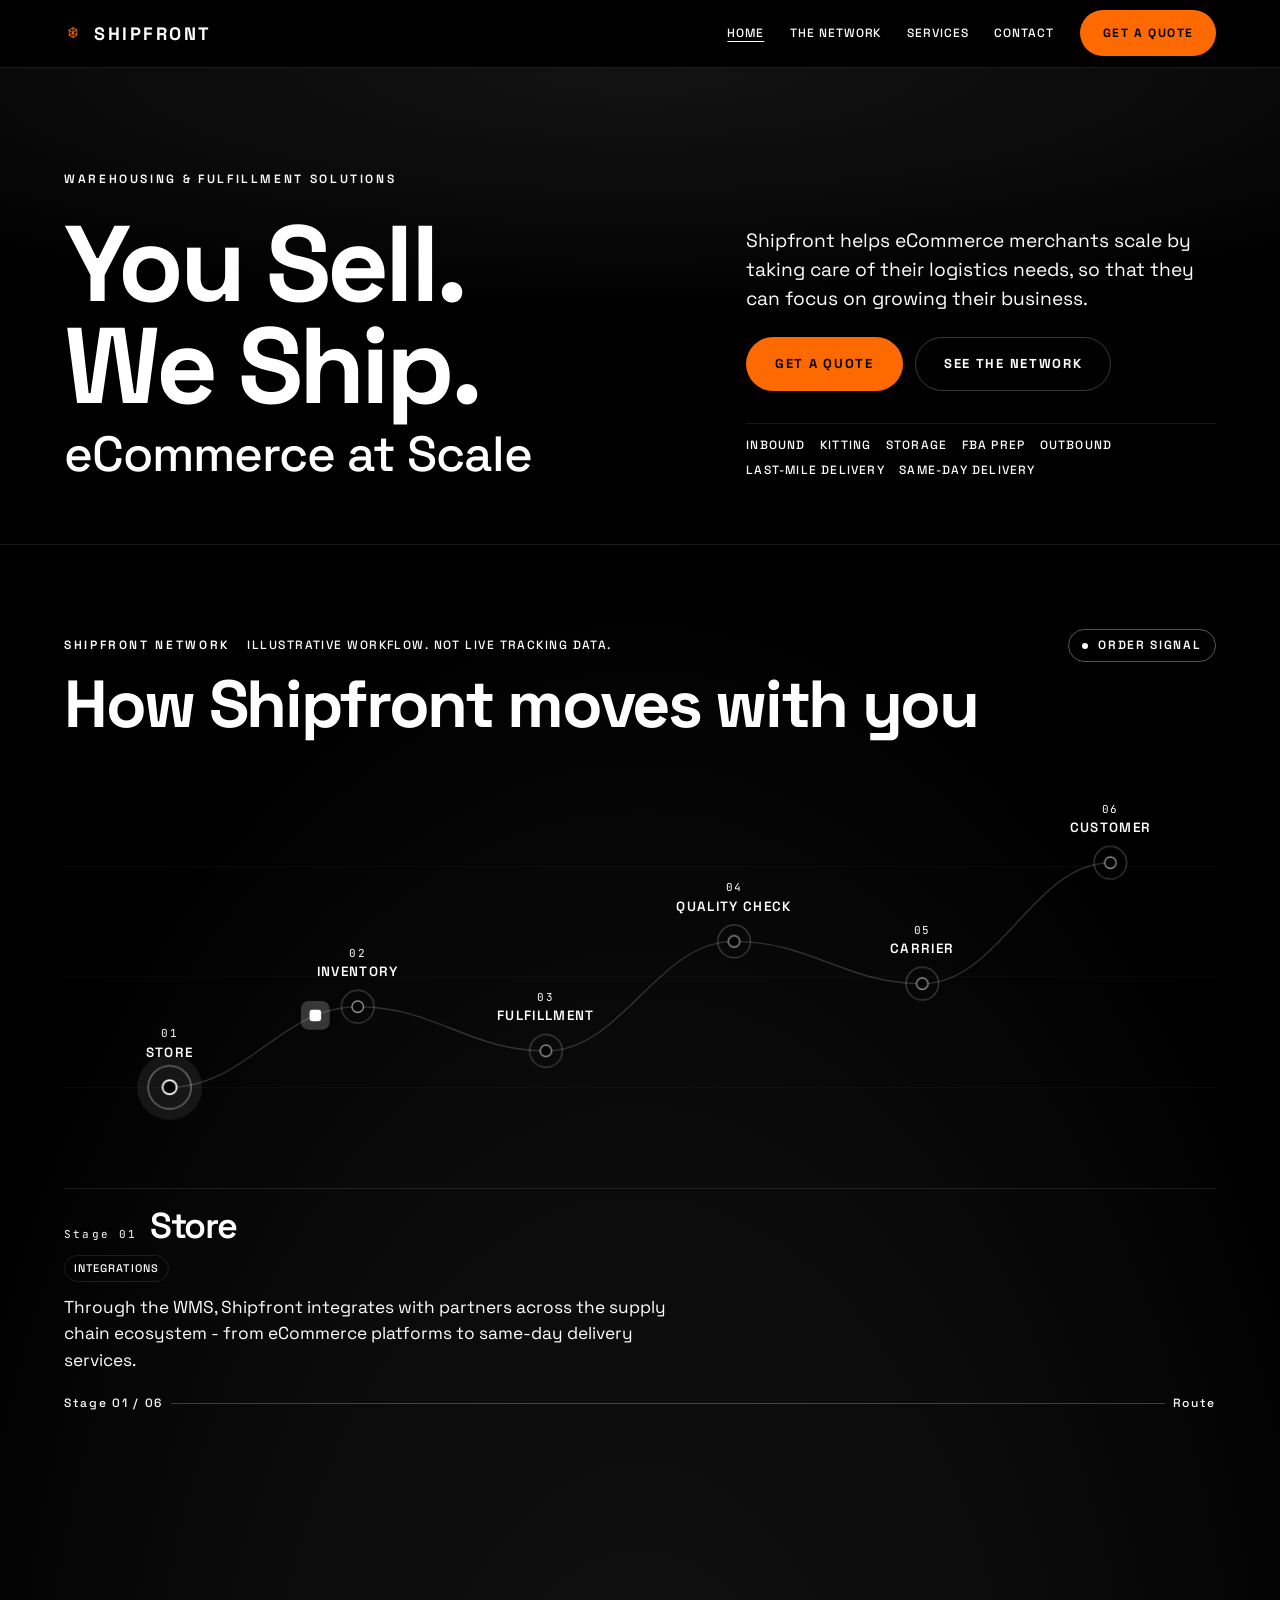
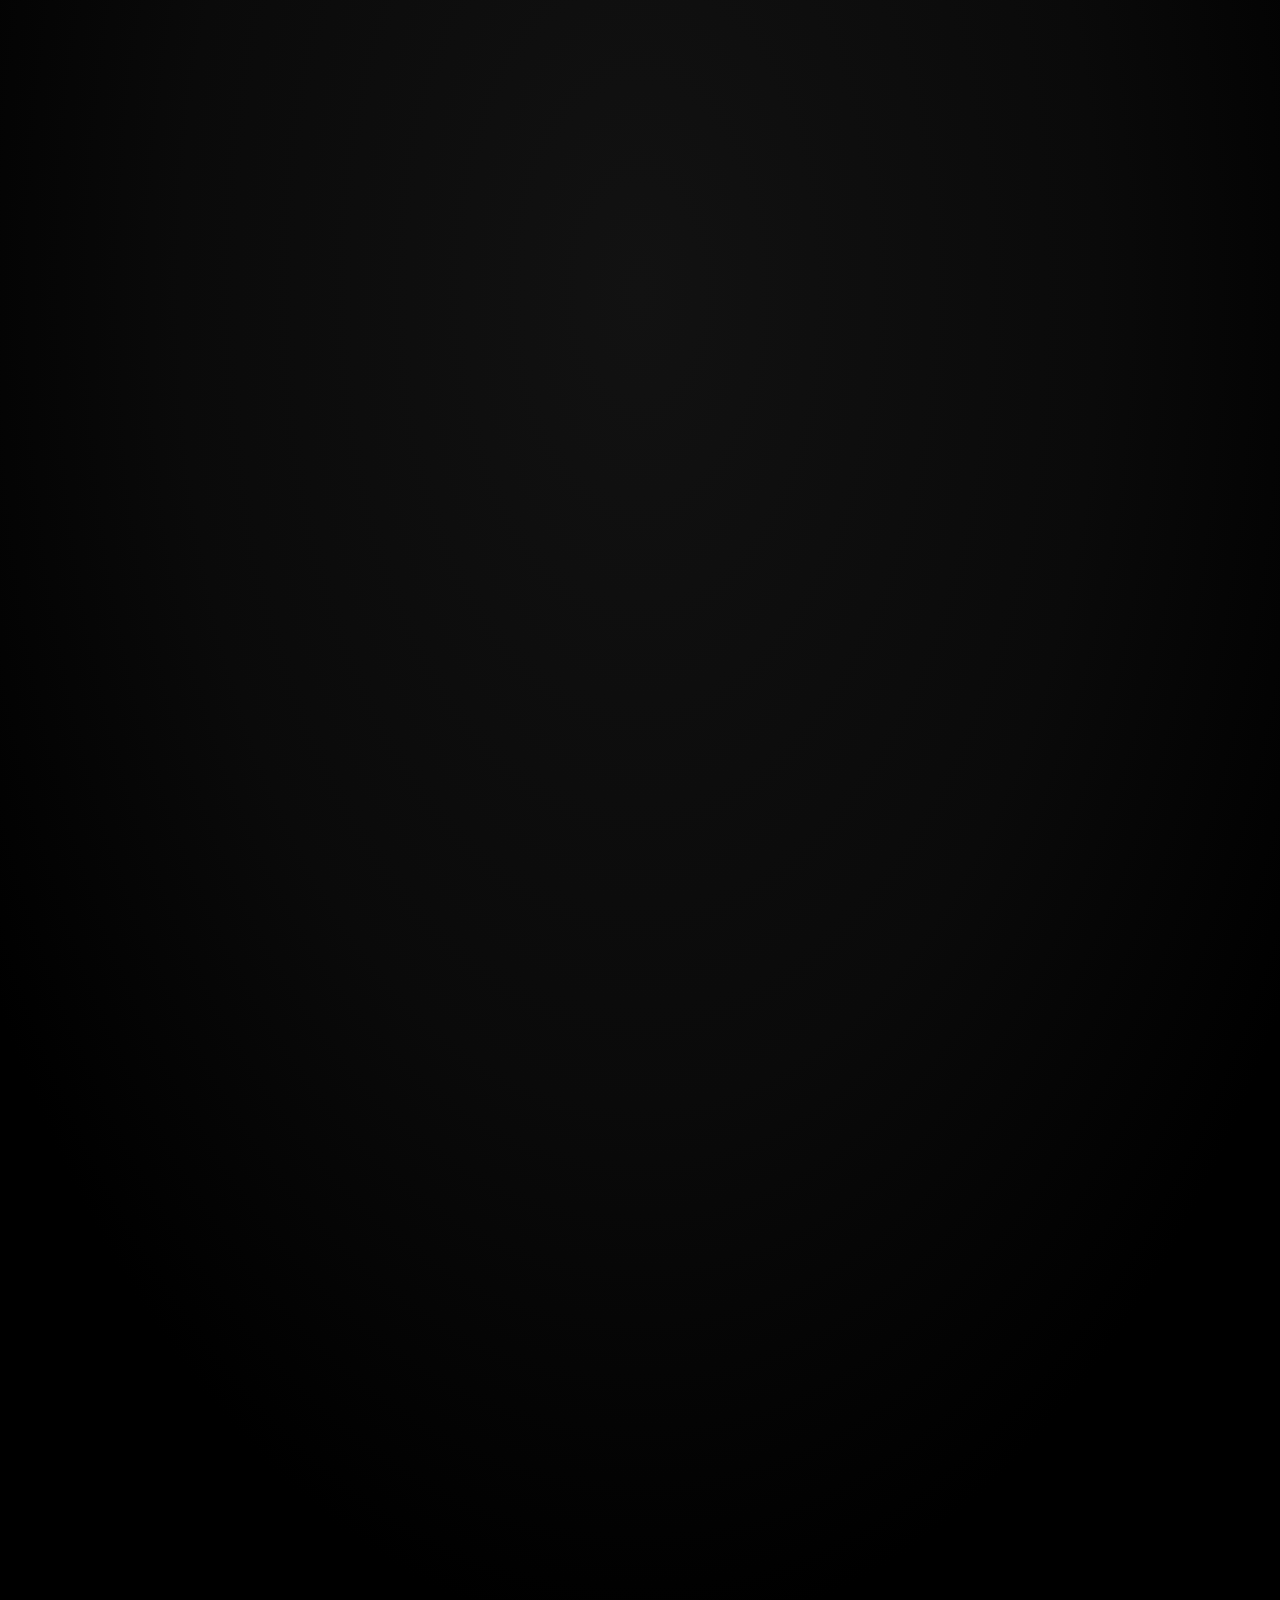
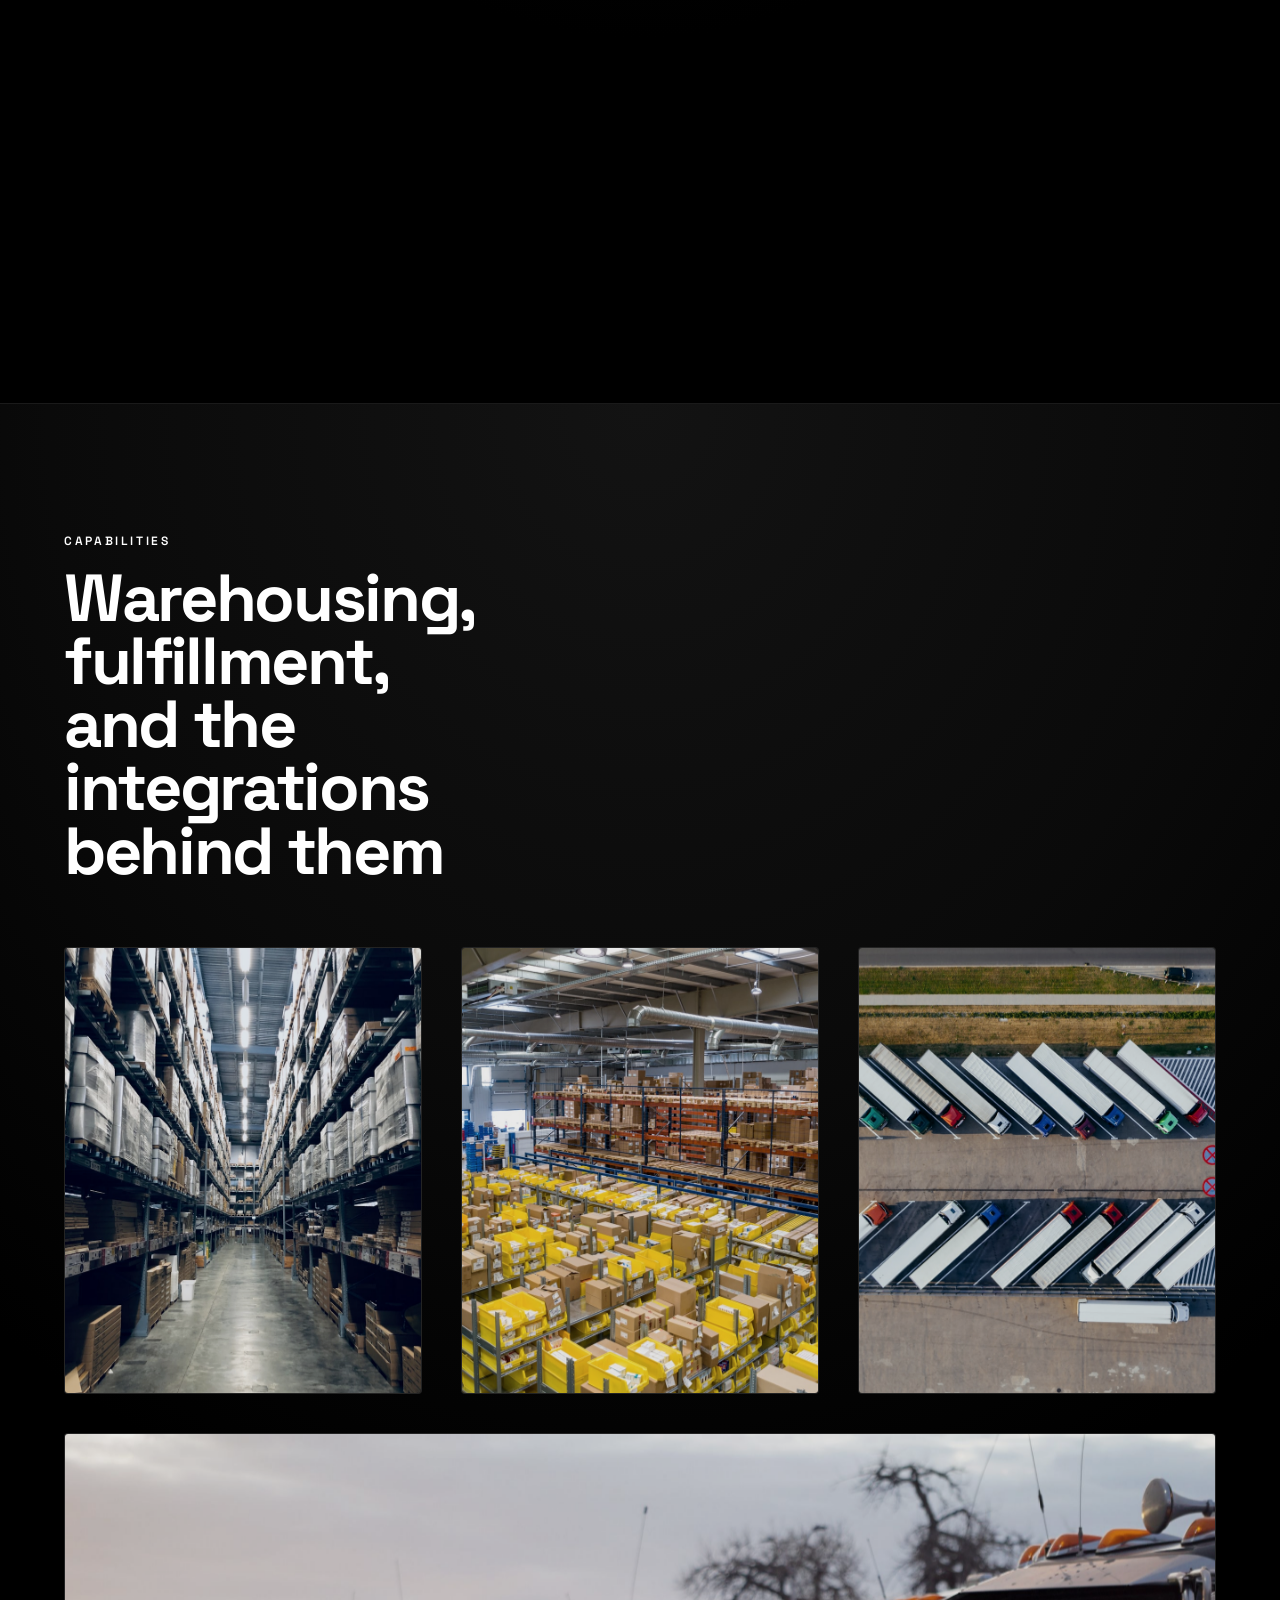
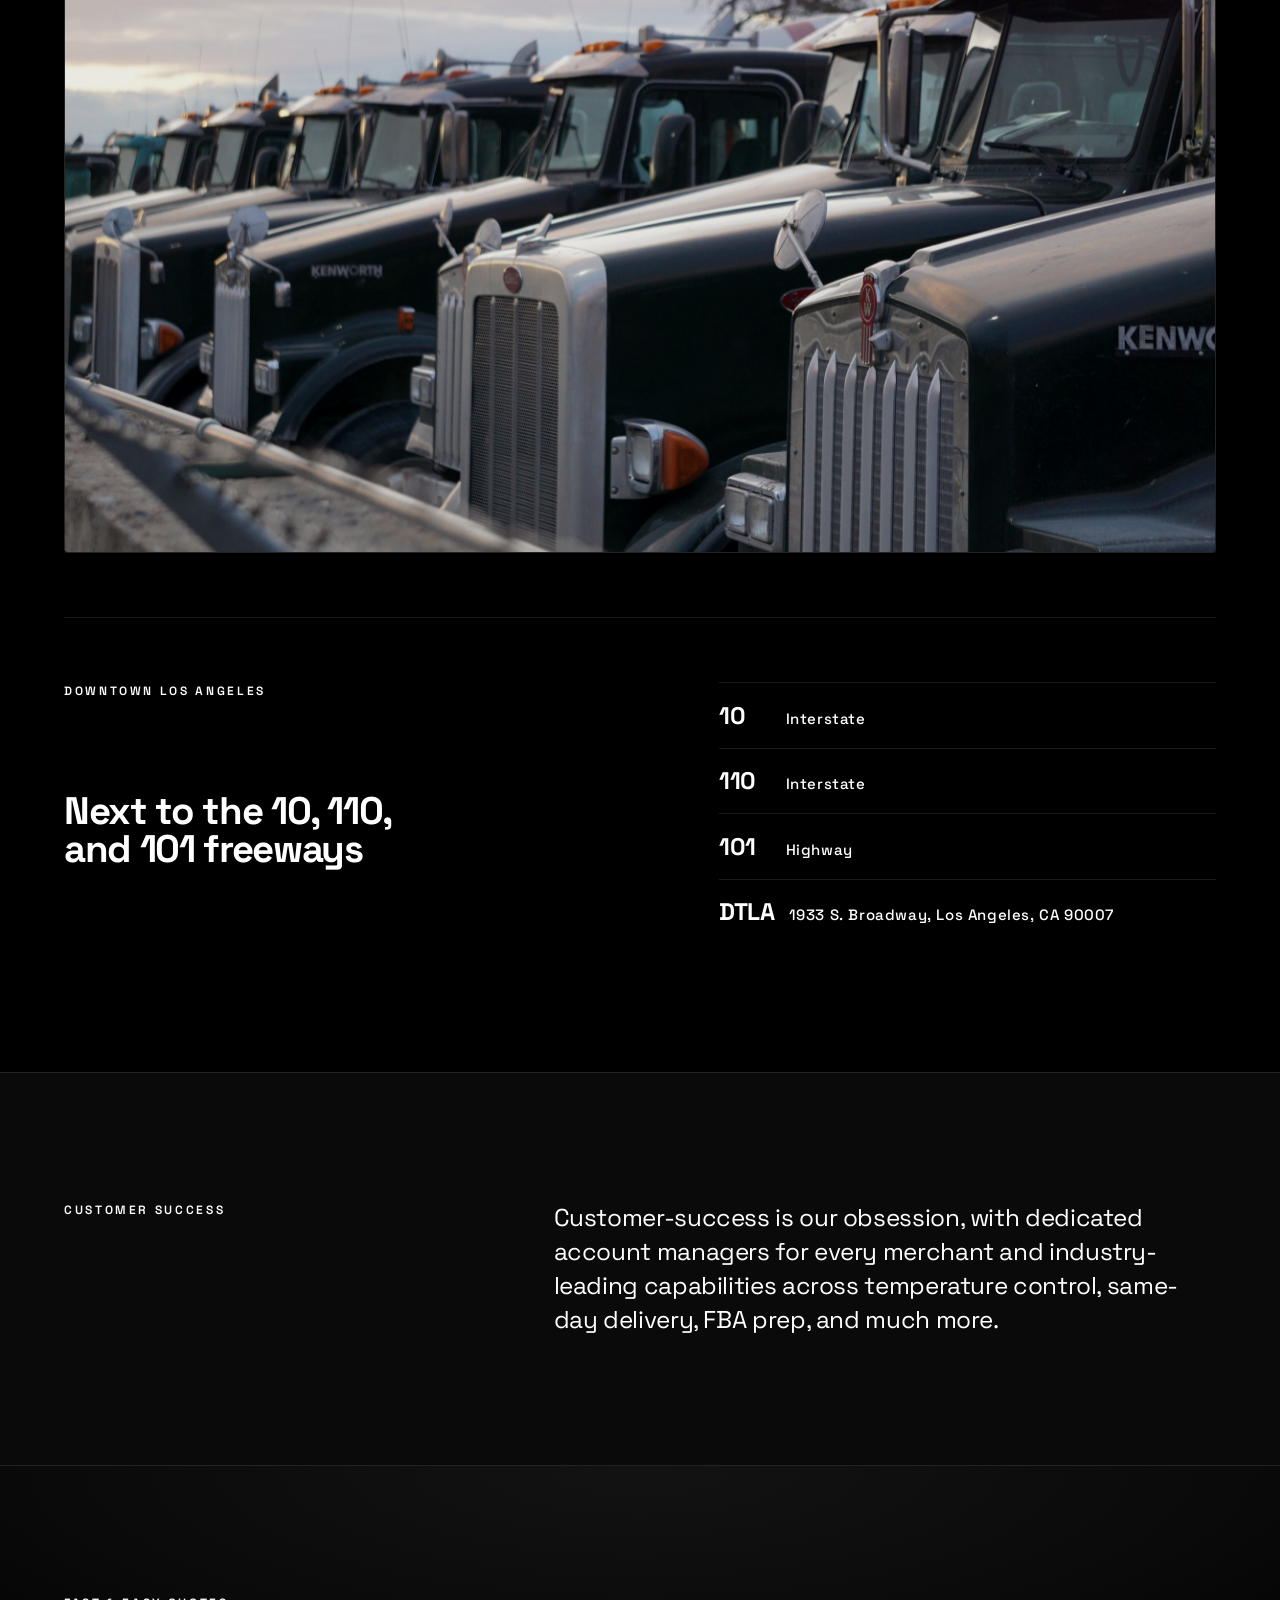
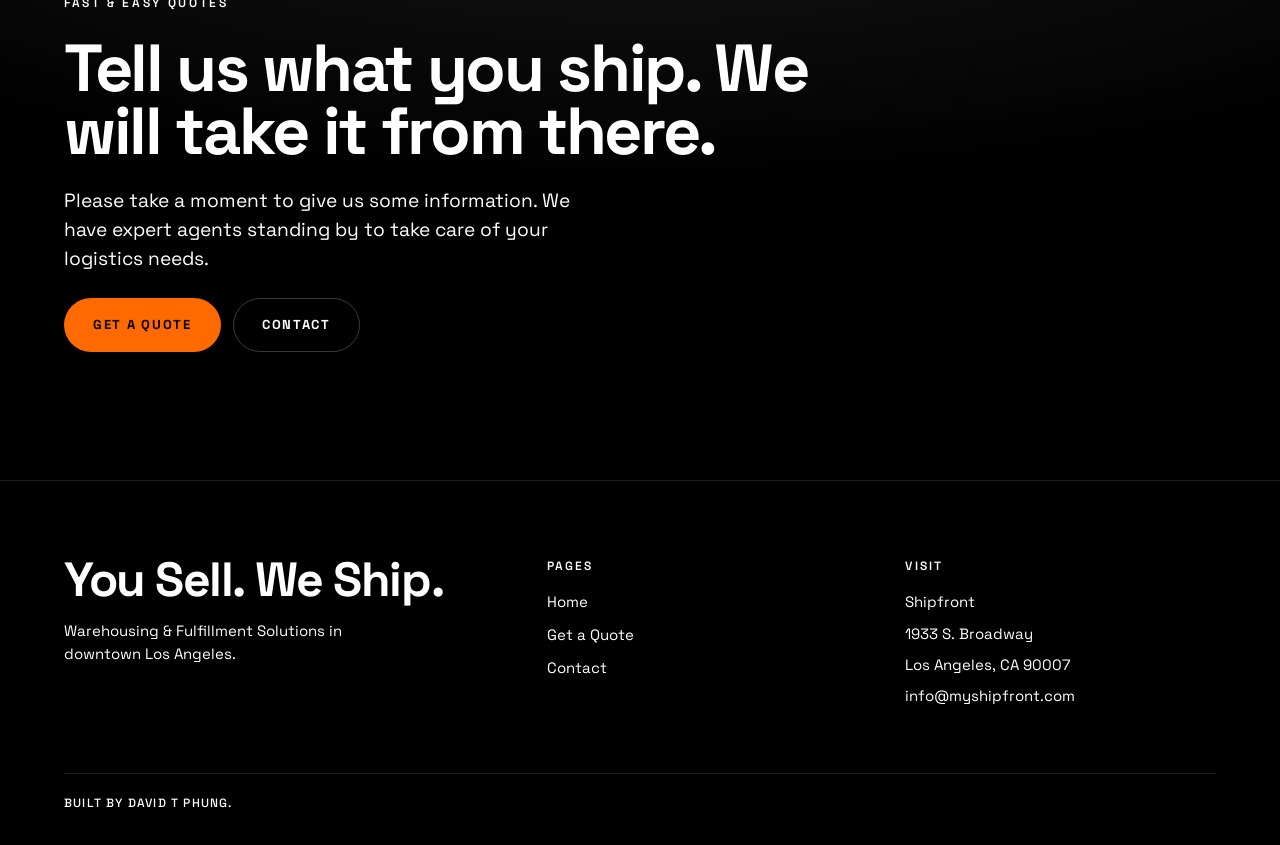
<file: index.html>
<!doctype html>
<html lang="en">
  <head>
    <meta charset="utf-8" />
    <meta name="viewport" content="width=device-width, initial-scale=1" />
    <title>Shipfront &middot; Warehousing &amp; Fulfillment Solutions</title>
    <meta
      name="description"
      content="Shipfront helps eCommerce merchants scale by taking care of their logistics needs, so that they can focus on growing their business. Warehousing and fulfillment in downtown Los Angeles."
    />
    <meta name="color-scheme" content="dark" />
    <meta name="theme-color" content="#000000" />
    <link rel="icon" href="assets/favicon.svg" type="image/svg+xml" />
    <link rel="preconnect" href="https://fonts.googleapis.com" />
    <link rel="preconnect" href="https://fonts.gstatic.com" crossorigin />
    <link
      rel="stylesheet"
      href="https://fonts.googleapis.com/css2?family=Space+Grotesk:wght@400;500;600;700&family=JetBrains+Mono:wght@400;500;600&display=swap"
    />
    <link rel="stylesheet" href="assets/css/site.css" />
    <link rel="stylesheet" href="assets/css/network.css" />
    <noscript>
      <style>
        .panel {
          grid-area: auto;
          opacity: 1;
          transform: none;
          pointer-events: auto;
          padding-block: 0.75rem;
          border-top: 1px solid var(--hair);
        }
        .graph__seg {
          opacity: 0.8;
        }
        .network {
          height: auto;
        }
        .network__stage {
          position: static;
          height: auto;
        }
        .graph {
          height: auto;
          aspect-ratio: 1200 / 400;
        }
        .graph__svg {
          height: auto;
        }
        .token,
        .mtoken,
        .rail {
          display: none;
        }
        [data-reveal] {
          opacity: 1;
          transform: none;
        }
      </style>
    </noscript>
  </head>

  <body>
    <a class="skip" href="#main">Skip to content</a>

    <header class="nav">
      <div class="shell nav__inner">
        <a class="wordmark" href="index.html" aria-label="Shipfront">
          <svg class="mark" viewBox="0 0 24 26" width="18" height="20" aria-hidden="true">
            <polygon points="7,9 12,6 17,9 12,12" fill="#000000" />
            <polygon points="7,9 12,12 12,19 7,16" fill="#000000" />
            <polygon points="17,9 12,12 12,19 17,16" fill="#000000" />
            <g fill="none" stroke="#FF6A00" stroke-width="1.25" stroke-linecap="square" stroke-linejoin="miter">
              <path d="M7 9 L12 6 L17 9 L12 12 Z" />
              <path d="M7 9 L7 16 L12 19 L17 16 L17 9" />
              <path d="M12 12 L12 19" />
              <path d="M12 6 L12 13 L7 16" />
              <path d="M12 13 L17 16" />
            </g>
          </svg>
          <b>SHIPFRONT</b>
        </a>

        <button
          class="nav__toggle"
          type="button"
          aria-expanded="false"
          aria-controls="nav-sheet"
          data-nav-toggle
        >
          <span data-nav-label>Menu</span>
        </button>

        <nav class="nav__links" id="nav-sheet" aria-label="Primary" data-nav-sheet>
          <a class="nav__link" href="index.html" aria-current="page">Home</a>
          <a class="nav__link" href="#network">The Network</a>
          <a class="nav__link" href="#services">Services</a>
          <a class="nav__link" href="contact.html">Contact</a>
          <a class="btn" href="get-a-quote.html">Get a Quote</a>
        </nav>
      </div>
    </header>

    <main id="main">
      <!-- ============ HERO ============ -->
      <section class="hero wash wash--heat">
        <div class="shell hero__grid">
          <div class="hero__meta">
            <p class="eyebrow">Warehousing &amp; Fulfillment Solutions</p>
            <h1 class="display display--xl">
              <span class="line">You Sell. We Ship.</span>
              <span class="line line--dim">eCommerce at Scale</span>
            </h1>
          </div>

          <div class="hero__meta">
            <p class="lede">
              Shipfront helps eCommerce merchants scale by taking care of their
              logistics needs, so that they can focus on growing their business.
            </p>
            <div class="hero__actions">
              <a class="btn btn--lg" href="get-a-quote.html">Get a Quote</a>
              <a class="btn btn--ghost btn--lg" href="#network">See the Network</a>
            </div>
            <ul class="hero__ticker">
              <li>Inbound</li>
              <li>Kitting</li>
              <li>Storage</li>
              <li>FBA Prep</li>
              <li>Outbound</li>
              <li>Last-Mile Delivery</li>
              <li>Same-Day Delivery</li>
            </ul>
          </div>
        </div>
      </section>

      <!-- ============ THE NETWORK ============ -->
      <section class="network" id="network" data-playing="false" data-network>
        <div class="shell network__stage">
          <div class="network__head">
            <div class="network__headrow">
              <div class="network__meta">
                <p class="eyebrow">Shipfront Network</p>
                <p class="network__disclaimer">
                  Illustrative workflow. Not live tracking data.
                </p>
              </div>
              <span class="signal">
                <span class="signal__dot" aria-hidden="true"></span>
                Order signal
              </span>
            </div>
            <h2 class="display display--l">How Shipfront moves with you</h2>
          </div>

          <!-- desktop graph -->
          <div class="graph">
            <svg
              class="graph__svg"
              viewBox="0 0 1200 400"
              preserveAspectRatio="xMidYMid meet"
              role="group"
              aria-labelledby="network-title network-note"
            >
              <title id="network-title">
                Illustrative Shipfront order route through six stages: store,
                inventory, fulfillment, quality check, carrier, customer.
              </title>
              <desc id="network-note">
                Each stage is selectable. Selecting a stage shows the same
                description that is listed below the graph.
              </desc>

              <g class="graph__grid" aria-hidden="true">
                <line x1="0" y1="100" x2="1200" y2="100" />
                <line x1="0" y1="215" x2="1200" y2="215" />
                <line x1="0" y1="330" x2="1200" y2="330" />
              </g>

              <!-- full route, used for structure and for token travel -->
              <path
                class="graph__route"
                data-route
                d="M110,330 C190,330 226,246 306,246 C386,246 422,292 502,292 C582,292 618,178 698,178 C778,178 814,222 894,222 C974,222 1010,96 1090,96"
                aria-hidden="true"
              />

              <!-- lit segments -->
              <path class="graph__seg" data-seg data-lit="false" d="M110,330 C190,330 226,246 306,246" aria-hidden="true" />
              <path class="graph__seg" data-seg data-lit="false" d="M306,246 C386,246 422,292 502,292" aria-hidden="true" />
              <path class="graph__seg" data-seg data-lit="false" d="M502,292 C582,292 618,178 698,178" aria-hidden="true" />
              <path class="graph__seg" data-seg data-lit="false" d="M698,178 C778,178 814,222 894,222" aria-hidden="true" />
              <path class="graph__seg" data-seg data-lit="false" d="M894,222 C974,222 1010,96 1090,96" aria-hidden="true" />

              <!-- order token -->
              <g class="token" data-token transform="translate(110 330)" aria-hidden="true">
                <rect class="token__glow" x="-15" y="-15" width="30" height="30" rx="8" />
                <rect class="token__body" x="-6" y="-6" width="12" height="12" rx="2.5" />
              </g>

              <!-- nodes -->
              <g
                class="gnode"
                data-node
                data-active="false"
                role="button"
                tabindex="0"
                aria-pressed="false"
                aria-describedby="copy-1"
                transform="translate(110 330)"
              >
                <title>Store</title>
                <circle class="gnode__halo" r="34" />
                <circle class="gnode__ring" r="17" />
                <circle class="gnode__core" r="6" />
                <text class="gnode__index" y="-52" text-anchor="middle">01</text>
                <text class="gnode__label" y="-32" text-anchor="middle">Store</text>
                <circle class="gnode__hit" r="30" />
              </g>

              <g
                class="gnode"
                data-node
                data-active="false"
                role="button"
                tabindex="0"
                aria-pressed="false"
                aria-describedby="copy-2"
                transform="translate(306 246)"
              >
                <title>Inventory</title>
                <circle class="gnode__halo" r="34" />
                <circle class="gnode__ring" r="17" />
                <circle class="gnode__core" r="6" />
                <text class="gnode__index" y="-52" text-anchor="middle">02</text>
                <text class="gnode__label" y="-32" text-anchor="middle">Inventory</text>
                <circle class="gnode__hit" r="30" />
              </g>

              <g
                class="gnode"
                data-node
                data-active="false"
                role="button"
                tabindex="0"
                aria-pressed="false"
                aria-describedby="copy-3"
                transform="translate(502 292)"
              >
                <title>Fulfillment</title>
                <circle class="gnode__halo" r="34" />
                <circle class="gnode__ring" r="17" />
                <circle class="gnode__core" r="6" />
                <text class="gnode__index" y="-52" text-anchor="middle">03</text>
                <text class="gnode__label" y="-32" text-anchor="middle">Fulfillment</text>
                <circle class="gnode__hit" r="30" />
              </g>

              <g
                class="gnode"
                data-node
                data-active="false"
                role="button"
                tabindex="0"
                aria-pressed="false"
                aria-describedby="copy-4"
                transform="translate(698 178)"
              >
                <title>Quality check</title>
                <circle class="gnode__halo" r="34" />
                <circle class="gnode__ring" r="17" />
                <circle class="gnode__core" r="6" />
                <text class="gnode__index" y="-52" text-anchor="middle">04</text>
                <text class="gnode__label" y="-32" text-anchor="middle">Quality check</text>
                <circle class="gnode__hit" r="30" />
              </g>

              <g
                class="gnode"
                data-node
                data-active="false"
                role="button"
                tabindex="0"
                aria-pressed="false"
                aria-describedby="copy-5"
                transform="translate(894 222)"
              >
                <title>Carrier</title>
                <circle class="gnode__halo" r="34" />
                <circle class="gnode__ring" r="17" />
                <circle class="gnode__core" r="6" />
                <text class="gnode__index" y="-52" text-anchor="middle">05</text>
                <text class="gnode__label" y="-32" text-anchor="middle">Carrier</text>
                <circle class="gnode__hit" r="30" />
              </g>

              <g
                class="gnode"
                data-node
                data-active="false"
                role="button"
                tabindex="0"
                aria-pressed="false"
                aria-describedby="copy-6"
                transform="translate(1090 96)"
              >
                <title>Customer</title>
                <circle class="gnode__halo" r="34" />
                <circle class="gnode__ring" r="17" />
                <circle class="gnode__core" r="6" />
                <text class="gnode__index" y="-52" text-anchor="middle">06</text>
                <text class="gnode__label" y="-32" text-anchor="middle">Customer</text>
                <circle class="gnode__hit" r="30" />
              </g>
            </svg>
          </div>

          <!-- desktop readout -->
          <div class="network__readout">
            <div class="panel" data-panel data-active="false">
              <div class="panel__top">
                <span class="panel__step">Stage 01</span>
                <h3 class="panel__name">Store</h3>
              </div>
              <ul class="panel__tags">
                <li>Integrations</li>
              </ul>
              <p class="panel__copy" id="copy-1">
                Through the WMS, Shipfront integrates with partners across the
                supply chain ecosystem - from eCommerce platforms to same-day
                delivery services.
              </p>
            </div>

            <div class="panel" data-panel data-active="false">
              <div class="panel__top">
                <span class="panel__step">Stage 02</span>
                <h3 class="panel__name">Inventory</h3>
              </div>
              <ul class="panel__tags">
                <li>Inbound</li>
                <li>Storage</li>
              </ul>
              <p class="panel__copy" id="copy-2">
                Our inventory management system tracks all items across every SKU
                to know where they are located, how long they have been there, and
                the quantity on hand.
              </p>
            </div>

            <div class="panel" data-panel data-active="false">
              <div class="panel__top">
                <span class="panel__step">Stage 03</span>
                <h3 class="panel__name">Fulfillment</h3>
              </div>
              <ul class="panel__tags">
                <li>Kitting</li>
                <li>FBA Prep</li>
              </ul>
              <p class="panel__copy" id="copy-3">
                We build custom workflows to pick, pack, label, and ship your
                products exactly how you would like.
              </p>
            </div>

            <div class="panel" data-panel data-active="false">
              <div class="panel__top">
                <span class="panel__step">Stage 04</span>
                <h3 class="panel__name">Quality check</h3>
              </div>
              <ul class="panel__tags">
                <li>Pick</li>
                <li>Pack</li>
                <li>Label</li>
              </ul>
              <p class="panel__copy" id="copy-4">
                We get your products to your customers, quickly and accurately.
              </p>
            </div>

            <div class="panel" data-panel data-active="false">
              <div class="panel__top">
                <span class="panel__step">Stage 05</span>
                <h3 class="panel__name">Carrier</h3>
              </div>
              <ul class="panel__tags">
                <li>Outbound</li>
              </ul>
              <p class="panel__copy" id="copy-5">
                Working with any carrier across traditional partners, as well as
                the most innovative companies in last-mile and same-day delivery.
              </p>
            </div>

            <div class="panel" data-panel data-active="false">
              <div class="panel__top">
                <span class="panel__step">Stage 06</span>
                <h3 class="panel__name">Customer</h3>
              </div>
              <ul class="panel__tags">
                <li>Last-Mile Delivery</li>
                <li>Same-Day Delivery</li>
              </ul>
              <p class="panel__copy" id="copy-6">
                Not only do we inbound your products efficiently, we also deliver
                them quickly to your customers through our strong carrier and
                same-day delivery integrations.
              </p>
            </div>
          </div>

          <div class="rail" aria-hidden="true">
            <span class="rail__count">Stage <b data-rail-now>01</b> / 06</span>
            <span class="rail__track">
              <span class="rail__fill" data-rail-fill></span>
            </span>
            <span class="rail__count">Route</span>
          </div>

          <!-- mobile vertical steps -->
          <div class="network__steps" data-steps>
            <span class="mtoken" data-mtoken aria-hidden="true"></span>

            <ol class="steps">
            <li class="step">
              <div class="step__top">
                <span class="step__step">01</span>
                <h3 class="step__name">Store</h3>
              </div>
              <ul class="step__tags">
                <li>Integrations</li>
              </ul>
              <p class="step__copy">
                Through the WMS, Shipfront integrates with partners across the
                supply chain ecosystem - from eCommerce platforms to same-day
                delivery services.
              </p>
            </li>

            <li class="step">
              <div class="step__top">
                <span class="step__step">02</span>
                <h3 class="step__name">Inventory</h3>
              </div>
              <ul class="step__tags">
                <li>Inbound</li>
                <li>Storage</li>
              </ul>
              <p class="step__copy">
                Our inventory management system tracks all items across every SKU
                to know where they are located, how long they have been there, and
                the quantity on hand.
              </p>
            </li>

            <li class="step">
              <div class="step__top">
                <span class="step__step">03</span>
                <h3 class="step__name">Fulfillment</h3>
              </div>
              <ul class="step__tags">
                <li>Kitting</li>
                <li>FBA Prep</li>
              </ul>
              <p class="step__copy">
                We build custom workflows to pick, pack, label, and ship your
                products exactly how you would like.
              </p>
            </li>

            <li class="step">
              <div class="step__top">
                <span class="step__step">04</span>
                <h3 class="step__name">Quality check</h3>
              </div>
              <ul class="step__tags">
                <li>Pick</li>
                <li>Pack</li>
                <li>Label</li>
              </ul>
              <p class="step__copy">
                We get your products to your customers, quickly and accurately.
              </p>
            </li>

            <li class="step">
              <div class="step__top">
                <span class="step__step">05</span>
                <h3 class="step__name">Carrier</h3>
              </div>
              <ul class="step__tags">
                <li>Outbound</li>
              </ul>
              <p class="step__copy">
                Working with any carrier across traditional partners, as well as
                the most innovative companies in last-mile and same-day delivery.
              </p>
            </li>

            <li class="step">
              <div class="step__top">
                <span class="step__step">06</span>
                <h3 class="step__name">Customer</h3>
              </div>
              <ul class="step__tags">
                <li>Last-Mile Delivery</li>
                <li>Same-Day Delivery</li>
              </ul>
              <p class="step__copy">
                Not only do we inbound your products efficiently, we also deliver
                them quickly to your customers through our strong carrier and
                same-day delivery integrations.
              </p>
            </li>
            </ol>
          </div>
        </div>
      </section>

      <!-- ============ CAPABILITIES: image led tiles ============ -->
      <section class="section wash wash--heat" id="services">
        <div class="shell svc">
          <div class="svc__head" data-reveal>
            <p class="eyebrow">Capabilities</p>
            <h2 class="display display--l">
              Warehousing, fulfillment, and the integrations behind them
            </h2>
          </div>

          <ul class="tiles" data-reveal-group>
            <li class="tile" tabindex="0" data-reveal>
              <figure class="tile__still">
                <img
                  src="assets/images/fulfillment.jpg"
                  width="800"
                  height="1080"
                  alt="Pallet racking aisle stacked to the ceiling with wrapped inventory"
                  decoding="async"
                />
                <figcaption class="tile__plate">
                  <span class="tile__index">01</span>
                  <h3>WAREHOUSING</h3>
                  <p>
                    Our warehouses provide the necessary space, security,
                    temperature-control, and FDA compliant capabilities to store
                    your products before shipping them to customers. Our
                    inventory management system tracks all items across every SKU
                    to know where they are located, how long they have been
                    there, and the quantity on hand. We actively forecast
                    inventory demand to keep your supply chain running optimally.
                  </p>
                  <a class="btn" href="get-a-quote.html">Get a Quote</a>
                </figcaption>
              </figure>
            </li>

            <li class="tile" tabindex="0" data-reveal>
              <figure class="tile__still">
                <img
                  src="assets/images/procurement.jpg"
                  width="800"
                  height="1080"
                  alt="High angle pick floor of yellow bins and cartons under pallet racking"
                  loading="lazy"
                  decoding="async"
                />
                <figcaption class="tile__plate">
                  <span class="tile__index">02</span>
                  <h3>FULFILLMENT</h3>
                  <p>
                    We build custom workflows to pick, pack, label, and ship your
                    products exactly how you would like. That means working with
                    any carrier across traditional partners, as well as the most
                    innovative companies in last-mile and same-day delivery. We
                    get your products to your customers, quickly and accurately.
                  </p>
                  <p class="tile__note">
                    Inbound | Kitting | Storage | FBA Prep | Outbound | Last-Mile
                    Delivery | Same-Day Delivery
                  </p>
                  <a class="btn" href="get-a-quote.html">Get a Quote</a>
                </figcaption>
              </figure>
            </li>

            <li class="tile" tabindex="0" data-reveal>
              <figure class="tile__still">
                <img
                  src="assets/images/integration.jpg"
                  width="800"
                  height="1080"
                  alt="Trailers parked in an ordered grid at a dock, seen from above"
                  loading="lazy"
                  decoding="async"
                />
                <figcaption class="tile__plate">
                  <span class="tile__index">03</span>
                  <h3>ECOMMERCE INTEGRATIONS</h3>
                  <p>
                    Shipfront is built on the Flowspace Warehouse Management
                    System (WMS) - an innovative software solution for managing
                    the needs of today&rsquo;s warehousing &amp; fulfillment
                    operations. Through the WMS, Shipfront integrates with
                    partners across the supply chain ecosystem - from eCommerce
                    platforms to same-day delivery services.
                  </p>
                  <a class="btn" href="get-a-quote.html">Get a Quote</a>
                </figcaption>
              </figure>
            </li>

            <li class="tile tile--wide" tabindex="0" data-reveal>
              <figure class="tile__still">
                <img
                  src="assets/images/logistics-usa.jpg"
                  width="2400"
                  height="1596"
                  alt="A row of long hood freight tractors lined up at dusk"
                  loading="lazy"
                  decoding="async"
                />
                <figcaption class="tile__plate">
                  <span class="tile__index">04</span>
                  <h3>LOCATION IS EVERYTHING</h3>
                  <p>
                    Situated in downtown L.A., next to the 10, 110, and 101
                    freeways - Shipfront is perfectly positioned to serve your
                    eCommerce business. Not only do we inbound your products
                    efficiently, we also deliver them quickly to your customers
                    through our strong carrier and same-day delivery
                    integrations.
                  </p>
                  <p class="tile__note">
                    Easy access to interstate freeways, courier depots, train
                    stations, and airports
                  </p>
                  <a class="btn" href="get-a-quote.html">Get a Quote</a>
                </figcaption>
              </figure>
            </li>
          </ul>

          <hr class="rule" />

          <div class="loc" data-reveal>
            <div class="svc__head">
              <p class="eyebrow">Downtown Los Angeles</p>
              <h2 class="display display--m">
                Next to the 10, 110, and 101 freeways
              </h2>
            </div>
            <ul class="loc__routes">
              <li><b>10</b> Interstate</li>
              <li><b>110</b> Interstate</li>
              <li><b>101</b> Highway</li>
              <li><b>DTLA</b> 1933 S. Broadway, Los Angeles, CA 90007</li>
            </ul>
          </div>
        </div>
      </section>

      <!-- ============ CUSTOMER SUCCESS ============ -->
      <section class="section plate">
        <div class="shell band" data-reveal-group>
          <div data-reveal>
            <p class="eyebrow">Customer success</p>
          </div>
          <p class="prose" data-reveal>
            Customer-success is our obsession, with dedicated account managers for
            every merchant and industry-leading capabilities across temperature
            control, same-day delivery, FBA prep, and much more.
          </p>
        </div>
      </section>

      <!-- ============ CTA ============ -->
      <section class="section wash wash--heat">
        <div class="shell cta" data-reveal>
          <p class="eyebrow">Fast &amp; Easy Quotes</p>
          <h2 class="display display--l">
            Tell us what you ship. We will take it from there.
          </h2>
          <p class="lede">
            Please take a moment to give us some information. We have expert
            agents standing by to take care of your logistics needs.
          </p>
          <div class="hero__actions">
            <a class="btn btn--lg" href="get-a-quote.html">Get a Quote</a>
            <a class="btn btn--ghost btn--lg" href="contact.html">Contact</a>
          </div>
        </div>
      </section>
    </main>

    <footer class="footer">
      <div class="shell">
        <div class="footer__grid">
          <div class="footer__col">
            <h2 class="display">You Sell. We Ship.</h2>
            <p class="footer__blurb">
              Warehousing &amp; Fulfillment Solutions in downtown Los Angeles.
            </p>
          </div>

          <div class="footer__col">
            <h3>Pages</h3>
            <ul>
              <li><a href="index.html">Home</a></li>
              <li><a href="get-a-quote.html">Get a Quote</a></li>
              <li><a href="contact.html">Contact</a></li>
            </ul>
          </div>

          <div class="footer__col">
            <h3>Visit</h3>
            <ul>
              <li><p>Shipfront</p></li>
              <li><p>1933 S. Broadway</p></li>
              <li><p>Los Angeles, CA 90007</p></li>
              <li>
                <a href="mailto:info@myshipfront.com">info@myshipfront.com</a>
              </li>
            </ul>
          </div>
        </div>

        <div class="footer__base">
          <span>Built by David T Phung.</span>
        </div>
      </div>
    </footer>

    <script src="assets/js/site.js" defer></script>
    <script src="assets/js/network.js" defer></script>
  </body>
</html>
</file>
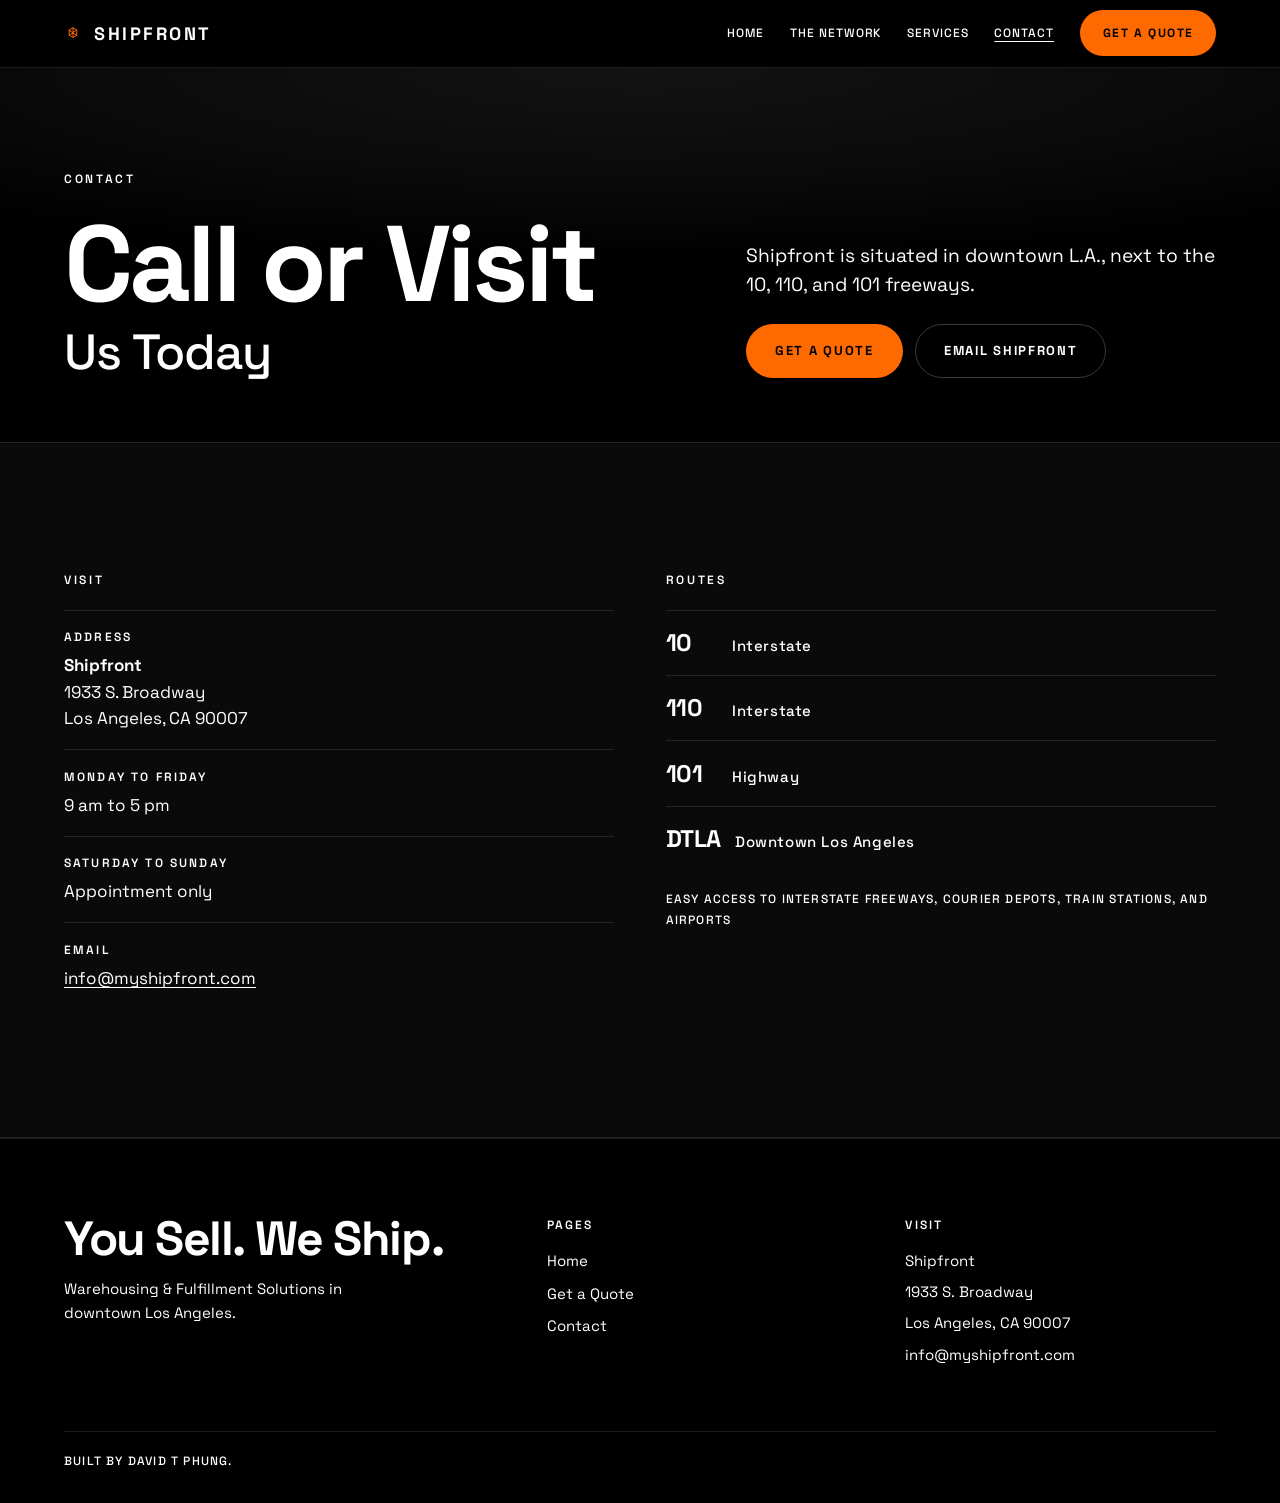
<file: contact.html>
<!doctype html>
<html lang="en">
  <head>
    <meta charset="utf-8" />
    <meta name="viewport" content="width=device-width, initial-scale=1" />
    <title>Call or Visit Us Today &middot; Shipfront</title>
    <meta
      name="description"
      content="Shipfront. 1933 S. Broadway, Los Angeles, CA 90007. Monday to Friday: 9 am to 5 pm. Saturday and Sunday: Appointment only."
    />
    <meta name="color-scheme" content="dark" />
    <meta name="theme-color" content="#000000" />
    <link rel="icon" href="assets/favicon.svg" type="image/svg+xml" />
    <link rel="preconnect" href="https://fonts.googleapis.com" />
    <link rel="preconnect" href="https://fonts.gstatic.com" crossorigin />
    <link
      rel="stylesheet"
      href="https://fonts.googleapis.com/css2?family=Space+Grotesk:wght@400;500;600;700&family=JetBrains+Mono:wght@400;500;600&display=swap"
    />
    <link rel="stylesheet" href="assets/css/site.css" />
  </head>

  <body>
    <a class="skip" href="#main">Skip to content</a>

    <header class="nav">
      <div class="shell nav__inner">
        <a class="wordmark" href="index.html" aria-label="Shipfront">
          <svg class="mark" viewBox="0 0 24 26" width="18" height="20" aria-hidden="true">
            <polygon points="7,9 12,6 17,9 12,12" fill="#000000" />
            <polygon points="7,9 12,12 12,19 7,16" fill="#000000" />
            <polygon points="17,9 12,12 12,19 17,16" fill="#000000" />
            <g fill="none" stroke="#FF6A00" stroke-width="1.25" stroke-linecap="square" stroke-linejoin="miter">
              <path d="M7 9 L12 6 L17 9 L12 12 Z" />
              <path d="M7 9 L7 16 L12 19 L17 16 L17 9" />
              <path d="M12 12 L12 19" />
              <path d="M12 6 L12 13 L7 16" />
              <path d="M12 13 L17 16" />
            </g>
          </svg>
          <b>SHIPFRONT</b>
        </a>

        <button
          class="nav__toggle"
          type="button"
          aria-expanded="false"
          aria-controls="nav-sheet"
          data-nav-toggle
        >
          <span data-nav-label>Menu</span>
        </button>

        <nav class="nav__links" id="nav-sheet" aria-label="Primary" data-nav-sheet>
          <a class="nav__link" href="index.html">Home</a>
          <a class="nav__link" href="index.html#network">The Network</a>
          <a class="nav__link" href="index.html#services">Services</a>
          <a class="nav__link" href="contact.html" aria-current="page">Contact</a>
          <a class="btn" href="get-a-quote.html">Get a Quote</a>
        </nav>
      </div>
    </header>

    <main id="main">
      <section class="hero wash wash--heat">
        <div class="shell hero__grid">
          <div class="hero__meta">
            <p class="eyebrow">Contact</p>
            <h1 class="display display--xl">
              <span class="line">Call or Visit</span>
              <span class="line line--dim">Us Today</span>
            </h1>
          </div>
          <div class="hero__meta">
            <p class="lede">
              Shipfront is situated in downtown L.A., next to the 10, 110, and 101
              freeways.
            </p>
            <div class="hero__actions">
              <a class="btn btn--lg" href="get-a-quote.html">Get a Quote</a>
              <a class="btn btn--ghost btn--lg" href="mailto:info@myshipfront.com">
                Email Shipfront
              </a>
            </div>
          </div>
        </div>
      </section>

      <section class="section plate">
        <div class="shell contact">
          <div>
            <p class="eyebrow">Visit</p>
            <dl class="dl">
              <div>
                <dt>Address</dt>
                <dd>
                  <strong>Shipfront</strong><br />
                  1933 S. Broadway<br />
                  Los Angeles, CA 90007
                </dd>
              </div>
              <div>
                <dt>Monday to Friday</dt>
                <dd>9 am to 5 pm</dd>
              </div>
              <div>
                <dt>Saturday to Sunday</dt>
                <dd>Appointment only</dd>
              </div>
              <div>
                <dt>Email</dt>
                <dd>
                  <a href="mailto:info@myshipfront.com">info@myshipfront.com</a>
                </dd>
              </div>
            </dl>
          </div>

          <div>
            <p class="eyebrow">Routes</p>
            <ul class="loc__routes">
              <li><b>10</b> Interstate</li>
              <li><b>110</b> Interstate</li>
              <li><b>101</b> Highway</li>
              <li><b>DTLA</b> Downtown Los Angeles</li>
            </ul>
            <p class="note">
              Easy access to interstate freeways, courier depots, train stations,
              and airports
            </p>
          </div>
        </div>
      </section>
    </main>

    <footer class="footer">
      <div class="shell">
        <div class="footer__grid">
          <div class="footer__col">
            <h2 class="display">You Sell. We Ship.</h2>
            <p class="footer__blurb">
              Warehousing &amp; Fulfillment Solutions in downtown Los Angeles.
            </p>
          </div>

          <div class="footer__col">
            <h3>Pages</h3>
            <ul>
              <li><a href="index.html">Home</a></li>
              <li><a href="get-a-quote.html">Get a Quote</a></li>
              <li><a href="contact.html">Contact</a></li>
            </ul>
          </div>

          <div class="footer__col">
            <h3>Visit</h3>
            <ul>
              <li><p>Shipfront</p></li>
              <li><p>1933 S. Broadway</p></li>
              <li><p>Los Angeles, CA 90007</p></li>
              <li>
                <a href="mailto:info@myshipfront.com">info@myshipfront.com</a>
              </li>
            </ul>
          </div>
        </div>

        <div class="footer__base">
          <span>Built by David T Phung.</span>
        </div>
      </div>
    </footer>

    <script src="assets/js/site.js" defer></script>
  </body>
</html>
</file>
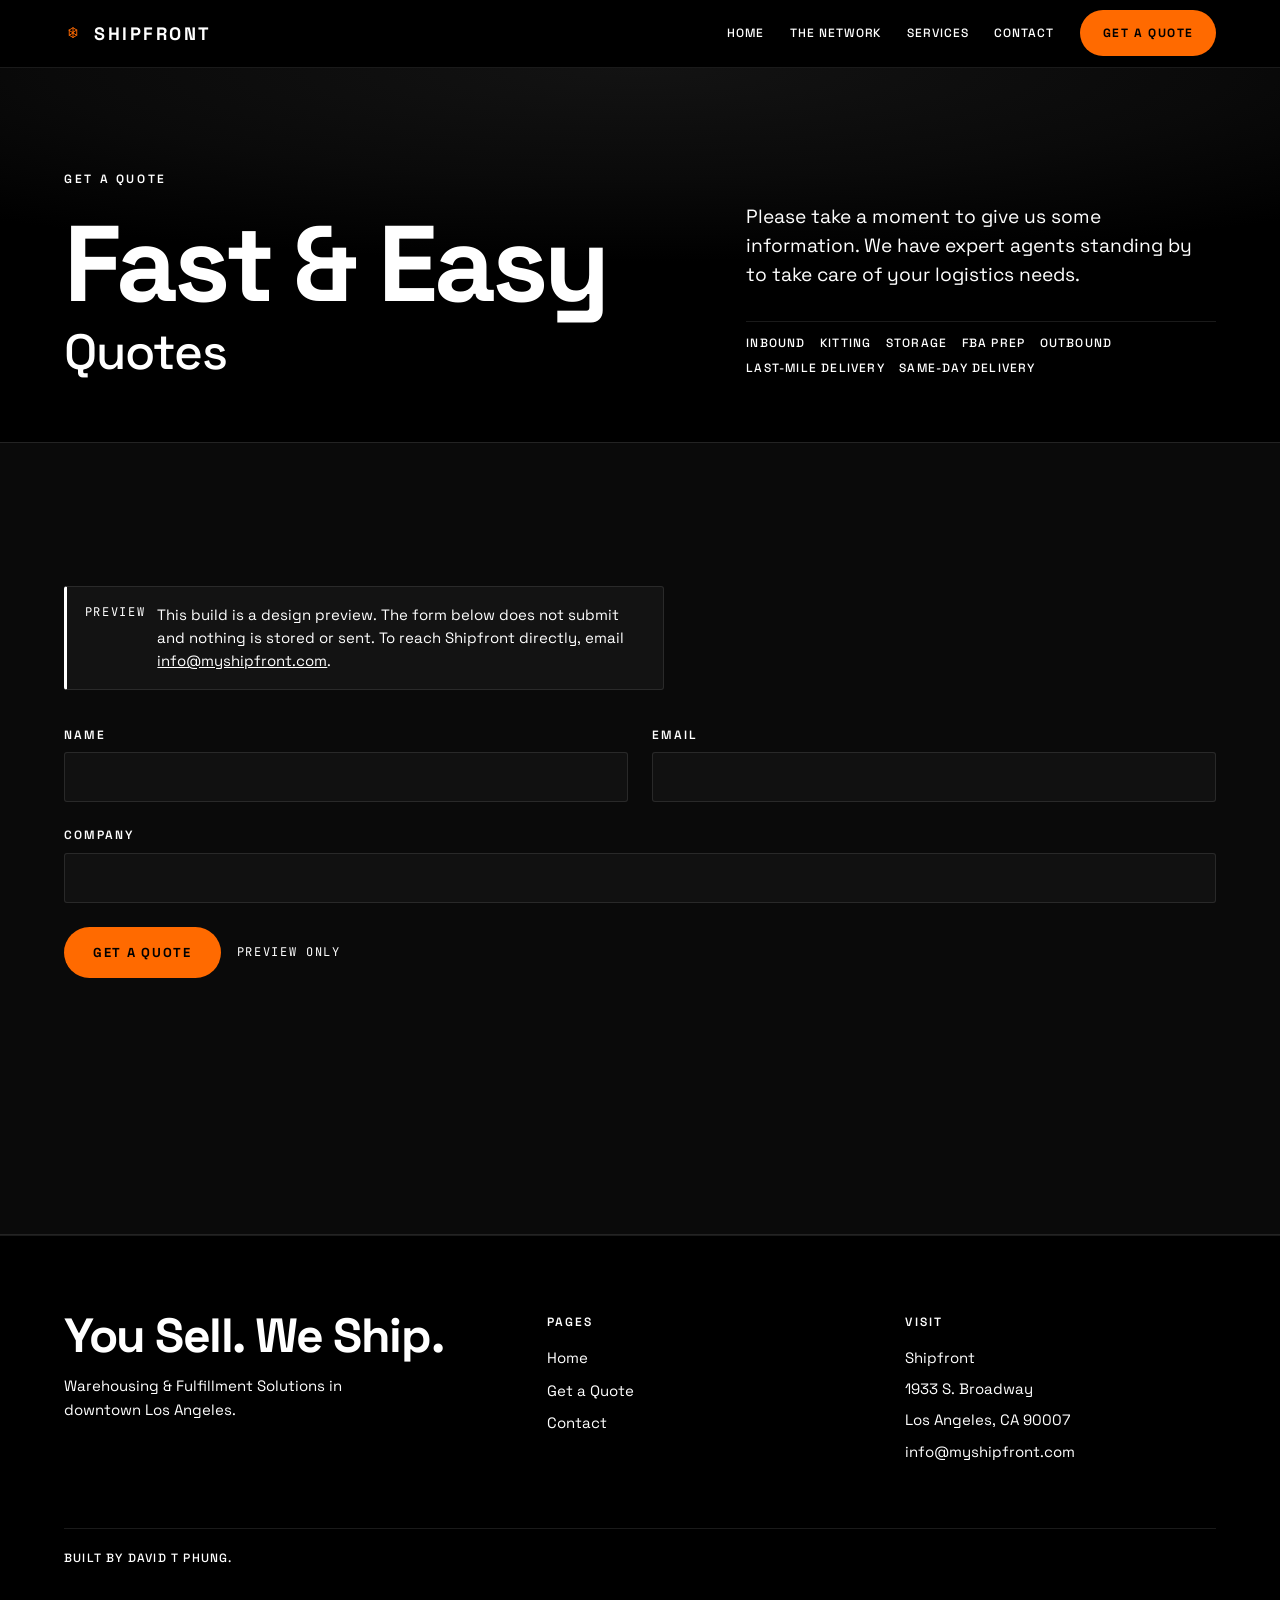
<file: get-a-quote.html>
<!doctype html>
<html lang="en">
  <head>
    <meta charset="utf-8" />
    <meta name="viewport" content="width=device-width, initial-scale=1" />
    <title>Fast &amp; Easy Quotes &middot; Shipfront</title>
    <meta
      name="description"
      content="Please take a moment to give us some information. We have expert agents standing by to take care of your logistics needs."
    />
    <meta name="color-scheme" content="dark" />
    <meta name="theme-color" content="#000000" />
    <link rel="icon" href="assets/favicon.svg" type="image/svg+xml" />
    <link rel="preconnect" href="https://fonts.googleapis.com" />
    <link rel="preconnect" href="https://fonts.gstatic.com" crossorigin />
    <link
      rel="stylesheet"
      href="https://fonts.googleapis.com/css2?family=Space+Grotesk:wght@400;500;600;700&family=JetBrains+Mono:wght@400;500;600&display=swap"
    />
    <link rel="stylesheet" href="assets/css/site.css" />
  </head>

  <body>
    <a class="skip" href="#main">Skip to content</a>

    <header class="nav">
      <div class="shell nav__inner">
        <a class="wordmark" href="index.html" aria-label="Shipfront">
          <svg class="mark" viewBox="0 0 24 26" width="18" height="20" aria-hidden="true">
            <polygon points="7,9 12,6 17,9 12,12" fill="#000000" />
            <polygon points="7,9 12,12 12,19 7,16" fill="#000000" />
            <polygon points="17,9 12,12 12,19 17,16" fill="#000000" />
            <g fill="none" stroke="#FF6A00" stroke-width="1.25" stroke-linecap="square" stroke-linejoin="miter">
              <path d="M7 9 L12 6 L17 9 L12 12 Z" />
              <path d="M7 9 L7 16 L12 19 L17 16 L17 9" />
              <path d="M12 12 L12 19" />
              <path d="M12 6 L12 13 L7 16" />
              <path d="M12 13 L17 16" />
            </g>
          </svg>
          <b>SHIPFRONT</b>
        </a>

        <button
          class="nav__toggle"
          type="button"
          aria-expanded="false"
          aria-controls="nav-sheet"
          data-nav-toggle
        >
          <span data-nav-label>Menu</span>
        </button>

        <nav class="nav__links" id="nav-sheet" aria-label="Primary" data-nav-sheet>
          <a class="nav__link" href="index.html">Home</a>
          <a class="nav__link" href="index.html#network">The Network</a>
          <a class="nav__link" href="index.html#services">Services</a>
          <a class="nav__link" href="contact.html">Contact</a>
          <a class="btn" href="get-a-quote.html" aria-current="page">Get a Quote</a>
        </nav>
      </div>
    </header>

    <main id="main">
      <section class="hero wash wash--heat">
        <div class="shell hero__grid">
          <div class="hero__meta">
            <p class="eyebrow">Get a Quote</p>
            <h1 class="display display--xl">
              <span class="line">Fast &amp; Easy</span>
              <span class="line line--dim">Quotes</span>
            </h1>
          </div>
          <div class="hero__meta">
            <p class="lede">
              Please take a moment to give us some information. We have expert
              agents standing by to take care of your logistics needs.
            </p>
            <ul class="hero__ticker">
              <li>Inbound</li>
              <li>Kitting</li>
              <li>Storage</li>
              <li>FBA Prep</li>
              <li>Outbound</li>
              <li>Last-Mile Delivery</li>
              <li>Same-Day Delivery</li>
            </ul>
          </div>
        </div>
      </section>

      <section class="section plate">
        <div class="shell">
          <p class="notice">
            <span class="mono">Preview</span>
            <span>
              This build is a design preview. The form below does not submit and
              nothing is stored or sent. To reach Shipfront directly, email
              <a href="mailto:info@myshipfront.com">info@myshipfront.com</a>.
            </span>
          </p>

          <form class="form" novalidate data-preview-form>
            <div class="field">
              <label for="q-name">Name</label>
              <input id="q-name" name="name" type="text" autocomplete="name" />
            </div>

            <div class="field">
              <label for="q-email">Email</label>
              <input id="q-email" name="email" type="email" autocomplete="email" />
            </div>

            <div class="field field--wide">
              <label for="q-company">Company</label>
              <input
                id="q-company"
                name="company"
                type="text"
                autocomplete="organization"
              />
            </div>

            <div class="form__foot">
              <button class="btn btn--lg" type="submit">Get a Quote</button>
              <span class="mono mono--faint">Preview only</span>
            </div>

            <div
              class="form__result notice"
              data-preview-result
              data-shown="false"
              role="status"
              tabindex="-1"
            >
              <span class="mono">Not sent</span>
              <span>
                Nothing was submitted. This page is a design preview with no form
                backend. Email
                <a href="mailto:info@myshipfront.com">info@myshipfront.com</a> or
                visit 1933 S. Broadway, Los Angeles, CA 90007.
              </span>
            </div>
          </form>
        </div>
      </section>
    </main>

    <footer class="footer">
      <div class="shell">
        <div class="footer__grid">
          <div class="footer__col">
            <h2 class="display">You Sell. We Ship.</h2>
            <p class="footer__blurb">
              Warehousing &amp; Fulfillment Solutions in downtown Los Angeles.
            </p>
          </div>

          <div class="footer__col">
            <h3>Pages</h3>
            <ul>
              <li><a href="index.html">Home</a></li>
              <li><a href="get-a-quote.html">Get a Quote</a></li>
              <li><a href="contact.html">Contact</a></li>
            </ul>
          </div>

          <div class="footer__col">
            <h3>Visit</h3>
            <ul>
              <li><p>Shipfront</p></li>
              <li><p>1933 S. Broadway</p></li>
              <li><p>Los Angeles, CA 90007</p></li>
              <li>
                <a href="mailto:info@myshipfront.com">info@myshipfront.com</a>
              </li>
            </ul>
          </div>
        </div>

        <div class="footer__base">
          <span>Built by David T Phung.</span>
        </div>
      </div>
    </footer>

    <script src="assets/js/site.js" defer></script>
  </body>
</html>
</file>
<file: assets/css/site.css>
/* THE NETWORK - Shipfront
   True black ground with a subtle wash of that black. Stills carry the
   luminance. Warm is a hairline, never a field.
   Motion is transform + opacity only. */

/* ---------- tokens ---------- */

:root {
  --ground: #000000;
  --lift: #0a0a0a;
  --plate: #121212;
  --plate-lift: #181818;

  --hair: rgba(255, 255, 255, 0.1);
  --hair-strong: rgba(255, 255, 255, 0.22);

  --type: #ffffff;
  --type-mute: #ffffff;
  --type-faint: #ffffff;

  /* Terminal accent. Used only on the wordmark cube and Get a Quote. */
  --signal: #ff6a00;
  --signal-soft: rgba(255, 255, 255, 0.34);
  --signal-faint: rgba(255, 255, 255, 0.06);

  --display: "Space Grotesk", -apple-system, BlinkMacSystemFont, "Segoe UI",
    "Helvetica Neue", Arial, sans-serif;
  --mono: "JetBrains Mono", ui-monospace, "SFMono-Regular", "SF Mono",
    "Roboto Mono", Menlo, Consolas, monospace;

  --gutter: clamp(1.25rem, 5vw, 5rem);
  --measure: 68ch;
  --radius: 4px;

  /* critically damped: settles, never overshoots */
  --spring: cubic-bezier(0.22, 1, 0.36, 1);
  --spring-slow: cubic-bezier(0.16, 1, 0.3, 1);
  --press: cubic-bezier(0.33, 0, 0.25, 1);

  --nav-h: 4.25rem;
}

*,
*::before,
*::after {
  box-sizing: border-box;
}

html {
  -webkit-text-size-adjust: 100%;
  scroll-behavior: smooth;
  scroll-padding-top: var(--nav-h);
  background: var(--ground);
}

body {
  margin: 0;
  background: var(--ground);
  color: var(--type);
  font-family: var(--display);
  font-size: 1rem;
  line-height: 1.55;
  font-synthesis-weight: none;
  -webkit-font-smoothing: antialiased;
  text-rendering: optimizeLegibility;
  /* No overflow-x here on purpose: a scroll container on body breaks
     position: sticky for the network journey. Bleeding decoration is
     clipped by its own section instead. */
}

img,
svg {
  display: block;
  max-width: 100%;
}

a {
  color: inherit;
}

::selection {
  background: #ffffff;
  color: #000000;
}

:focus-visible {
  outline: 2px solid #ffffff;
  outline-offset: 3px;
  border-radius: 2px;
}

/* ---------- type ---------- */

.eyebrow {
  font-family: var(--display);
  font-size: 0.75rem;
  letter-spacing: 0.22em;
  text-transform: uppercase;
  font-weight: 600;
  color: #ffffff;
  margin: 0;
}

.display {
  font-family: var(--display);
  font-weight: 700;
  letter-spacing: -0.035em;
  line-height: 0.95;
  margin: 0;
  text-wrap: balance;
}

.display--xl {
  font-size: clamp(2.75rem, 8.4vw, 7.5rem);
}

.display--l {
  font-size: clamp(2.1rem, 5.2vw, 4.25rem);
}

.display--m {
  font-size: clamp(1.6rem, 3vw, 2.5rem);
  line-height: 1;
}

.lede {
  font-size: clamp(1.0625rem, 1.5vw, 1.375rem);
  line-height: 1.5;
  max-width: 46ch;
  color: var(--type);
  margin: 0;
}

.mono {
  font-family: var(--mono);
  font-size: 0.75rem;
  letter-spacing: 0.14em;
  text-transform: uppercase;
}

.mono--faint {
  color: var(--type);
}

.prose {
  max-width: var(--measure);
  font-size: clamp(1rem, 1.15vw, 1.125rem);
  line-height: 1.62;
  color: var(--type);
  margin: 0;
}

.sr-only {
  position: absolute;
  width: 1px;
  height: 1px;
  padding: 0;
  margin: -1px;
  overflow: hidden;
  clip: rect(0 0 0 0);
  clip-path: inset(50%);
  white-space: nowrap;
  border: 0;
}

.skip {
  position: absolute;
  left: var(--gutter);
  top: 0;
  z-index: 200;
  padding: 0.6rem 1rem;
  background: #ffffff;
  color: #000000;
  font-family: var(--display);
  font-size: 0.75rem;
  letter-spacing: 0.12em;
  text-transform: uppercase;
  font-weight: 600;
  text-decoration: none;
  transform: translateY(-140%);
  transition: transform 0.28s var(--spring);
}

.skip:focus-visible {
  transform: translateY(0.5rem);
}

/* ---------- layout ---------- */

.shell {
  width: 100%;
  max-width: 96rem;
  margin-inline: auto;
  padding-inline: var(--gutter);
}

.section {
  padding-block: clamp(4.5rem, 10vw, 9rem);
}

/* subtle wash of the same black, never a colour field */
.wash {
  position: relative;
  isolation: isolate;
}

.wash::before {
  content: "";
  position: absolute;
  inset: 0;
  z-index: -1;
  pointer-events: none;
  background: radial-gradient(
      110% 70% at 50% 0%,
      #131313 0%,
      #0a0a0a 42%,
      #000000 74%
    );
}

.wash--heat::after {
  content: none;
}

.plate {
  background: var(--lift);
  border-block: 1px solid var(--hair);
}

.rule {
  height: 1px;
  border: 0;
  margin: 0;
  background: var(--hair);
}

/* ---------- nav ---------- */

.nav {
  position: sticky;
  top: 0;
  z-index: 100;
  height: var(--nav-h);
  display: flex;
  align-items: center;
  overflow: visible;
  background: rgba(0, 0, 0, 0.86);
  backdrop-filter: saturate(120%) blur(14px);
  border-bottom: 1px solid var(--hair);
}

.nav__inner {
  display: flex;
  align-items: center;
  gap: clamp(1rem, 3vw, 2.75rem);
  width: 100%;
  overflow: visible;
}

.wordmark {
  display: inline-flex;
  align-items: center;
  gap: 0.75rem;
  margin: 0;
  padding: 0;
  overflow: visible;
  text-decoration: none;
  font-family: var(--display);
  font-size: 1.125rem;
  font-weight: 700;
  letter-spacing: 0.14em;
  text-transform: uppercase;
  color: #ffffff;
  white-space: nowrap;
}

.wordmark .mark {
  display: block;
  width: 18px;
  height: 20px;
  flex: 0 0 18px;
  margin: 0;
  overflow: visible;
}

.wordmark b {
  margin: 0;
  font-weight: 700;
  color: #ffffff;
}

.nav__links {
  display: flex;
  align-items: center;
  gap: clamp(0.75rem, 2vw, 2rem);
  margin-left: auto;
}

.nav__link {
  font-family: var(--display);
  font-size: 0.75rem;
  letter-spacing: 0.08em;
  text-transform: uppercase;
  font-weight: 500;
  color: #ffffff;
  text-decoration: none;
  padding: 0.4rem 0;
  transition: color 0.2s var(--spring);
}

.nav__link:hover {
  color: var(--type);
}

.nav__link[aria-current="page"] {
  color: #ffffff;
  text-decoration: underline;
  text-underline-offset: 0.35em;
}

.nav__toggle {
  display: none;
}

/* ---------- buttons ---------- */

/* Get a Quote only. Black label on the accent. */
.btn {
  --btn-bg: var(--signal);
  --btn-fg: #000000;
  display: inline-flex;
  align-items: center;
  justify-content: center;
  gap: 0.5rem;
  padding: 0.8rem 1.35rem;
  border: 1px solid transparent;
  border-radius: 999px;
  background: var(--btn-bg);
  color: var(--btn-fg);
  font-family: var(--display);
  font-size: 0.75rem;
  letter-spacing: 0.13em;
  text-transform: uppercase;
  font-weight: 700;
  text-decoration: none;
  cursor: pointer;
  will-change: transform;
  transition: transform 0.4s var(--spring), opacity 0.2s linear,
    background-color 0.2s linear, border-color 0.2s linear, color 0.2s linear;
}

.btn:hover {
  opacity: 0.9;
}

.btn:active {
  transform: scale(0.97);
  transition-duration: 0.11s;
  transition-timing-function: var(--press);
}

.btn--ghost {
  --btn-bg: transparent;
  --btn-fg: var(--type);
  border-color: var(--hair-strong);
}

.btn--ghost:hover {
  border-color: var(--type);
  opacity: 1;
}

.btn--lg {
  padding: 1rem 1.75rem;
  font-size: 0.8125rem;
}

/* quiet inline action used inside the stills */
.cta-link {
  display: inline-flex;
  align-items: center;
  gap: 0.55rem;
  align-self: flex-start;
  margin-top: auto;
  padding: 0.5rem 0 0.4rem;
  border-bottom: 1px solid var(--hair-strong);
  font-family: var(--display);
  font-size: 0.75rem;
  letter-spacing: 0.13em;
  text-transform: uppercase;
  font-weight: 600;
  color: #ffffff;
  text-decoration: none;
  transition: border-color 0.25s linear, color 0.2s linear;
}

.cta-link .arrow {
  width: 0.6rem;
  height: 0.6rem;
  will-change: transform;
  transition: transform 0.4s var(--spring);
}

.cta-link:hover,
.cta-link:focus-visible {
  color: #ffffff;
  border-bottom-color: #ffffff;
}

.cta-link:hover .arrow,
.cta-link:focus-visible .arrow {
  transform: translate(2px, -2px);
}

.cta-link:active {
  transform: scale(0.97);
}

/* ---------- hero ---------- */

.hero {
  position: relative;
  padding-top: clamp(3.5rem, 8vw, 7rem);
  padding-bottom: clamp(2.5rem, 5vw, 4rem);
  overflow: hidden;
}

.hero__grid {
  position: relative;
  display: grid;
  gap: clamp(1.75rem, 4vw, 3rem);
}

.hero h1 {
  color: var(--type);
}

.hero h1 .line {
  display: block;
}

/* second line is smaller and lighter weight, still white */
.hero h1 .line--dim {
  font-size: 0.46em;
  font-weight: 500;
  letter-spacing: -0.02em;
  line-height: 1.05;
  margin-top: 0.22em;
}

.hero__meta {
  display: grid;
  gap: 1.5rem;
  align-content: start;
}

.hero__actions {
  display: flex;
  flex-wrap: wrap;
  gap: 0.75rem;
}

.hero__ticker {
  display: flex;
  flex-wrap: wrap;
  gap: 0.4rem 0.9rem;
  padding: 0.75rem 0 0;
  margin: 0.5rem 0 0;
  border-top: 1px solid var(--hair);
}

.hero__ticker li {
  font-family: var(--display);
  font-size: 0.75rem;
  letter-spacing: 0.1em;
  text-transform: uppercase;
  font-weight: 500;
  color: #ffffff;
  list-style: none;
}

@media (min-width: 62rem) {
  .hero__grid {
    grid-template-columns: minmax(0, 1.35fr) minmax(0, 1fr);
    align-items: end;
  }
}

/* ---------- capabilities: image led tiles ---------- */

.svc {
  display: grid;
  gap: clamp(2rem, 5vw, 4rem);
}

.svc__head {
  display: grid;
  gap: 1rem;
  max-width: 48ch;
}

.tiles {
  display: grid;
  grid-template-columns: minmax(0, 1fr);
  gap: clamp(2rem, 3vw, 2.75rem);
  padding: 0;
  margin: 0;
  list-style: none;
}

@media (min-width: 48rem) {
  .tiles {
    grid-template-columns: repeat(2, minmax(0, 1fr));
  }
}

@media (min-width: 72rem) {
  .tiles {
    grid-template-columns: repeat(3, minmax(0, 1fr));
  }
}

.tile {
  position: relative;
  display: block;
  min-width: 0;
  margin: 0;
  padding: 0;
  cursor: pointer;
}

.tile:focus {
  outline: none;
}

.tile:focus-visible {
  outline: 2px solid #ffffff;
  outline-offset: 3px;
}

.tile__still {
  position: relative;
  overflow: hidden;
  margin: 0;
  border-radius: var(--radius);
  background: var(--lift);
  border: 1px solid var(--hair);
  isolation: isolate;
}

.tile__still img {
  width: 100%;
  height: auto;
  aspect-ratio: 4 / 5;
  object-fit: cover;
  /* stills carry the light; hold them just under full brightness so the
     page still reads black */
  filter: saturate(0.82) brightness(0.9) contrast(1.04);
  transform: scale(1);
  will-change: transform;
  transition: transform 0.62s var(--spring-slow);
}

.tile:hover .tile__still img,
.tile:focus-within .tile__still img,
.tile:active .tile__still img,
.tile.is-press .tile__still img {
  transform: scale(1.03);
}

.tile__index {
  display: inline-flex;
  align-items: center;
  align-self: flex-start;
  margin: 0 0 0.45rem;
  padding: 0.2rem 0.55rem;
  border: 1px solid #ffffff;
  font-family: var(--mono);
  font-size: 0.6875rem;
  letter-spacing: 0.2em;
  color: #ffffff;
}

.tile h3 {
  margin: 0;
  font-family: var(--display);
  font-size: clamp(1.35rem, 1.9vw, 1.75rem);
  font-weight: 700;
  letter-spacing: -0.02em;
  line-height: 1.05;
  color: #ffffff;
}

.tile p {
  margin: 0;
  color: #ffffff;
  font-size: 0.9375rem;
  line-height: 1.45;
  max-width: 42ch;
}

.tile__note {
  font-family: var(--display);
  font-size: 0.6875rem;
  letter-spacing: 0.1em;
  text-transform: uppercase;
  font-weight: 500;
  line-height: 1.6;
  color: #ffffff;
  margin: 0;
}

.tile__plate {
  position: absolute;
  inset: auto 0 0 0;
  z-index: 1;
  display: grid;
  gap: 0.55rem;
  padding: 1.15rem 1.2rem 1.25rem;
  background: #000000;
  border-top: 1px solid #ffffff;
  opacity: 0;
  pointer-events: none;
  transition: opacity 80ms linear;
}

.tile:hover .tile__plate,
.tile:focus-within .tile__plate,
.tile:active .tile__plate,
.tile.is-press .tile__plate {
  opacity: 1;
  pointer-events: auto;
}

.tile__plate .btn {
  margin-top: 0.25rem;
  align-self: flex-start;
  padding: 0.65rem 1.1rem;
}

.tile--wide {
  grid-column: 1 / -1;
}

.tile--wide .tile__still img {
  aspect-ratio: 16 / 9;
}

.tile--wide h3 {
  font-size: clamp(1.5rem, 2.6vw, 2.25rem);
}

.tile--wide p {
  max-width: 46ch;
}

@media (min-width: 62rem) {
  .tile--wide .tile__still img {
    aspect-ratio: 16 / 10;
  }
}

/* ---------- routes strip ---------- */

.loc__routes {
  display: grid;
  gap: 0;
  padding: 0;
  margin: 0;
  list-style: none;
}

.loc__routes li {
  display: flex;
  align-items: baseline;
  gap: 0.9rem;
  padding: 0.85rem 0;
  border-top: 1px solid var(--hair);
  font-family: var(--display);
  font-size: 0.9375rem;
  letter-spacing: 0.04em;
  font-weight: 500;
  color: #ffffff;
}

.loc__routes li b {
  font-size: 1.5rem;
  letter-spacing: -0.02em;
  font-weight: 700;
  color: #ffffff;
  min-width: 3.25rem;
}

.loc {
  display: grid;
  gap: clamp(1.5rem, 4vw, 3rem);
}

@media (min-width: 62rem) {
  .loc {
    grid-template-columns: minmax(0, 1.1fr) minmax(0, 0.9fr);
  }
}

/* ---------- obsession band ---------- */

.band {
  display: grid;
  gap: clamp(1.5rem, 4vw, 3rem);
  align-items: start;
}

@media (min-width: 62rem) {
  .band {
    grid-template-columns: minmax(0, 0.8fr) minmax(0, 1.2fr);
  }
}

.band .prose {
  color: var(--type);
  font-size: clamp(1.125rem, 1.9vw, 1.6rem);
  line-height: 1.4;
  letter-spacing: -0.015em;
  max-width: 40ch;
}

/* ---------- cta ---------- */

.cta {
  display: grid;
  gap: 1.5rem;
  justify-items: start;
}

/* ---------- forms ---------- */

.form {
  display: grid;
  gap: clamp(1rem, 2vw, 1.5rem);
  margin-top: clamp(1.5rem, 3vw, 2.25rem);
}

@media (min-width: 48rem) {
  .form {
    grid-template-columns: repeat(2, minmax(0, 1fr));
  }
  .field--wide {
    grid-column: 1 / -1;
  }
}

.field {
  display: grid;
  gap: 0.5rem;
}

.field label {
  font-family: var(--display);
  font-size: 0.75rem;
  letter-spacing: 0.16em;
  text-transform: uppercase;
  font-weight: 600;
  color: #ffffff;
}

.field input,
.field textarea {
  width: 100%;
  font-family: var(--display);
  font-size: 1rem;
  color: var(--type);
  background: rgba(255, 255, 255, 0.03);
  border: 1px solid var(--hair);
  border-radius: 3px;
  padding: 0.85rem 0.9rem;
  transition: border-color 0.2s linear, background-color 0.2s linear;
}

.field textarea {
  min-height: 7rem;
  resize: vertical;
}

.field input:hover,
.field textarea:hover {
  border-color: var(--hair-strong);
}

.field input:focus,
.field textarea:focus {
  outline: none;
  border-color: #ffffff;
  background: rgba(255, 255, 255, 0.05);
}

.form__foot {
  grid-column: 1 / -1;
  display: flex;
  flex-wrap: wrap;
  align-items: center;
  gap: 1rem;
}

.notice {
  display: flex;
  flex-wrap: wrap;
  gap: 0.5rem 0.75rem;
  padding: 1rem 1.1rem;
  border: 1px solid var(--hair);
  border-left: 3px solid #ffffff;
  border-radius: 3px;
  background: rgba(255, 255, 255, 0.04);
  font-size: 0.9375rem;
  color: var(--type);
  max-width: 60ch;
  min-width: 0;
}

.notice > span:last-child {
  min-width: 0;
  flex: 1 1 14rem;
  overflow-wrap: anywhere;
}

.notice .mono {
  color: #ffffff;
  white-space: nowrap;
  flex: none;
}

.form__result {
  grid-column: 1 / -1;
  min-width: 0;
  opacity: 0;
  transform: translateY(6px);
  transition: opacity 0.35s linear, transform 0.5s var(--spring);
}

.form__result[data-shown="true"] {
  opacity: 1;
  transform: translateY(0);
}

/* ---------- contact ---------- */

.contact {
  display: grid;
  gap: clamp(1.75rem, 4vw, 3.5rem);
}

@media (min-width: 60rem) {
  .contact {
    grid-template-columns: minmax(0, 1fr) minmax(0, 1fr);
  }
}

.contact .eyebrow {
  margin-bottom: 1.25rem;
}

.dl {
  display: grid;
  gap: 0;
  margin: 0;
}

.dl > div {
  display: grid;
  gap: 0.35rem;
  padding: 1.1rem 0;
  border-top: 1px solid var(--hair);
}

.dl dt {
  font-family: var(--display);
  font-size: 0.75rem;
  letter-spacing: 0.18em;
  text-transform: uppercase;
  font-weight: 600;
  color: #ffffff;
}

.dl dd {
  margin: 0;
  font-size: 1.0625rem;
  color: var(--type);
}

.dl dd a {
  text-decoration-thickness: 1px;
  text-underline-offset: 3px;
}

.note {
  font-family: var(--display);
  font-size: 0.75rem;
  letter-spacing: 0.1em;
  text-transform: uppercase;
  font-weight: 500;
  line-height: 1.8;
  color: #ffffff;
  margin: 1.1rem 0 0;
}

/* ---------- footer ---------- */

.footer {
  background: var(--ground);
  border-top: 1px solid var(--hair);
  padding-block: clamp(3rem, 6vw, 5rem) 2rem;
}

.footer__grid {
  display: grid;
  gap: clamp(2rem, 4vw, 3rem);
}

@media (min-width: 56rem) {
  .footer__grid {
    grid-template-columns: minmax(0, 1.4fr) repeat(2, minmax(0, 1fr));
  }
}

.footer h2 {
  font-family: var(--display);
  font-size: clamp(1.75rem, 4vw, 3rem);
  letter-spacing: -0.03em;
  line-height: 0.95;
  margin: 0 0 1rem;
}

.footer__col h3 {
  font-family: var(--display);
  font-size: 0.75rem;
  letter-spacing: 0.18em;
  text-transform: uppercase;
  color: #ffffff;
  margin: 0 0 0.9rem;
  font-weight: 600;
}

.footer__col ul {
  list-style: none;
  padding: 0;
  margin: 0;
  display: grid;
  gap: 0.5rem;
}

.footer__col a,
.footer__col p {
  color: #ffffff;
  text-decoration: none;
  font-size: 0.9375rem;
  margin: 0;
}

.footer__col a:hover {
  color: var(--type);
}

.footer__blurb {
  color: #ffffff;
  margin: 0;
  max-width: 34ch;
}

.footer__base {
  display: flex;
  flex-wrap: wrap;
  gap: 0.75rem 1.5rem;
  align-items: center;
  margin-top: clamp(2.5rem, 5vw, 4rem);
  padding-top: 1.25rem;
  border-top: 1px solid var(--hair);
  font-family: var(--display);
  font-size: 0.75rem;
  letter-spacing: 0.1em;
  text-transform: uppercase;
  font-weight: 500;
  color: #ffffff;
}

/* ---------- reveal ---------- */

[data-reveal] {
  opacity: 0;
  transform: translateY(14px);
}

[data-reveal][data-in="true"] {
  opacity: 1;
  transform: translateY(0);
  transition: opacity 0.6s linear, transform 0.85s var(--spring-slow);
  transition-delay: var(--reveal-delay, 0ms);
}

/* ---------- mobile nav sheet ---------- */

@media (max-width: 52rem) {
  .nav__toggle {
    display: inline-flex;
    align-items: center;
    gap: 0.5rem;
    margin-left: auto;
    padding: 0.55rem 0.9rem;
    border: 1px solid var(--hair-strong);
    border-radius: 999px;
    background: transparent;
    color: var(--type);
    font-family: var(--display);
    font-size: 0.75rem;
    letter-spacing: 0.1em;
    text-transform: uppercase;
    font-weight: 600;
    cursor: pointer;
    will-change: transform;
    transition: transform 0.4s var(--spring);
  }

  .nav__toggle:active {
    transform: scale(0.97);
    transition-duration: 0.11s;
    transition-timing-function: var(--press);
  }

  .nav__links {
    position: fixed;
    inset: var(--nav-h) 0 auto 0;
    flex-direction: column;
    align-items: stretch;
    gap: 0;
    margin: 0;
    padding: 1rem var(--gutter) 1.75rem;
    background: var(--ground);
    border-bottom: 1px solid var(--hair);
    transform: translateY(-101%);
    opacity: 0;
    pointer-events: none;
    transition: transform 0.5s var(--spring), opacity 0.25s linear;
  }

  .nav__links[data-open="true"] {
    transform: translateY(0);
    opacity: 1;
    pointer-events: auto;
  }

  .nav__link {
    padding: 0.9rem 0;
    border-bottom: 1px solid var(--hair);
    font-size: 0.8125rem;
  }

  .nav__links .btn {
    margin-top: 1.1rem;
    justify-content: center;
  }
}

/* ---------- reduced motion ---------- */

@media (prefers-reduced-motion: reduce) {
  html {
    scroll-behavior: auto;
  }

  [data-reveal] {
    opacity: 1;
    transform: none;
  }

  .btn:active,
  .nav__toggle:active,
  .cta-link:active {
    transform: none;
  }

  .nav__links {
    transition: none;
  }

  .tile__still img,
  .tile__plate,
  .cta-link .arrow {
    transition: none;
  }

  .tile:hover .tile__still img,
  .tile:focus-within .tile__still img,
  .tile:active .tile__still img,
  .tile.is-press .tile__still img {
    transform: none;
  }
}
</file>
<file: assets/css/network.css>
/* THE NETWORK
   Sticky desktop journey, native scroll only. Mobile vertical steps.
   Every animated property is transform or opacity. */

.network {
  position: relative;
  background: var(--ground);
  border-block: 1px solid var(--hair);
}

.network::before {
  content: "";
  position: absolute;
  inset: 0;
  pointer-events: none;
  background: radial-gradient(
      78% 58% at 50% 44%,
      #121212 0%,
      #0a0a0a 46%,
      #000000 76%
    ),
    radial-gradient(
      46% 48% at 96% 96%,
      rgba(255, 255, 255, 0.04),
      transparent 70%
    );
}

/* ---------- stage ---------- */

.network__stage {
  position: relative;
  display: grid;
  gap: clamp(1.25rem, 2.5vw, 2rem);
  align-content: start;
  padding-block: clamp(3.5rem, 7vw, 5rem);
}

.network__head {
  display: grid;
  gap: 0.65rem;
}

.network__meta {
  display: flex;
  flex-wrap: wrap;
  align-items: baseline;
  gap: 0.4rem 1.1rem;
}

.network__headrow {
  display: flex;
  flex-wrap: wrap;
  align-items: baseline;
  justify-content: space-between;
  gap: 1rem;
}

.network__head h2 {
  color: var(--type);
  max-width: 22ch;
}

.network__disclaimer {
  font-family: var(--display);
  font-size: 0.75rem;
  letter-spacing: 0.12em;
  text-transform: uppercase;
  font-weight: 500;
  color: var(--type);
  margin: 0;
}

/* signal readout */

.signal {
  display: inline-flex;
  align-items: center;
  gap: 0.6rem;
  font-family: var(--display);
  font-size: 0.75rem;
  letter-spacing: 0.14em;
  text-transform: uppercase;
  font-weight: 600;
  color: #ffffff;
  border: 1px solid rgba(255, 255, 255, 0.34);
  border-radius: 999px;
  padding: 0.4rem 0.85rem;
}

.signal__dot {
  width: 0.4rem;
  height: 0.4rem;
  border-radius: 50%;
  background: #ffffff;
  will-change: transform, opacity;
}

.network[data-playing="true"] .signal__dot {
  animation: signal-pulse 2.6s var(--spring) infinite;
}

@keyframes signal-pulse {
  0%,
  100% {
    transform: scale(1);
    opacity: 1;
  }
  50% {
    transform: scale(0.55);
    opacity: 0.45;
  }
}

/* ---------- graph ---------- */

.graph {
  position: relative;
  width: 100%;
  height: 100%;
  min-height: 0;
}

.graph__svg {
  width: 100%;
  height: 100%;
}

.graph__route,
.graph__seg {
  fill: none;
  stroke-linecap: round;
}

.graph__route {
  stroke: rgba(255, 255, 255, 0.17);
  stroke-width: 1.5;
}

.graph__seg {
  stroke: #ffffff;
  stroke-width: 1.1;
  opacity: 0;
  transition: opacity 0.55s var(--spring);
}

.graph__seg[data-lit="true"] {
  opacity: 0.44;
}

.graph__grid line {
  stroke: rgba(255, 255, 255, 0.045);
  stroke-width: 1;
}

/* nodes */

.gnode {
  cursor: pointer;
}

.gnode__hit {
  fill: transparent;
}

.gnode__halo {
  fill: #ffffff;
  opacity: 0;
  transform-box: fill-box;
  transform-origin: center;
  transform: scale(0.4);
  will-change: transform, opacity;
  transition: opacity 0.4s linear, transform 0.6s var(--spring);
}

.gnode__ring {
  fill: none;
  stroke: rgba(255, 255, 255, 0.24);
  stroke-width: 1.25;
  transform-box: fill-box;
  transform-origin: center;
  will-change: transform;
  transition: transform 0.5s var(--spring), stroke 0.3s linear;
}

.gnode__core {
  fill: var(--ground);
  stroke: rgba(255, 255, 255, 0.55);
  stroke-width: 1.5;
  transition: transform 0.5s var(--spring), stroke 0.3s linear;
  transform-box: fill-box;
  transform-origin: center;
  will-change: transform;
  transition: transform 0.5s var(--spring);
}

.gnode__label {
  font-family: var(--display);
  /* sized in viewBox units so labels stay legible when the stage is short
     and the whole graph scales down */
  font-size: 14px;
  letter-spacing: 1.4px;
  font-weight: 600;
  text-transform: uppercase;
  fill: var(--type);
  transition: fill 0.3s linear, opacity 0.3s linear;
}

.gnode__index {
  font-family: var(--mono);
  font-size: 11.5px;
  letter-spacing: 1.5px;
  fill: var(--type);
  transition: fill 0.3s linear;
}

.gnode:hover .gnode__ring,
.gnode:focus-visible .gnode__ring {
  transform: scale(1.18);
  stroke: rgba(255, 255, 255, 0.34);
}

.gnode:hover .gnode__label,
.gnode:focus-visible .gnode__label {
  fill: var(--type);
}

.gnode:active .gnode__core {
  transform: scale(0.97);
  transition-duration: 0.11s;
  transition-timing-function: var(--press);
}

.gnode[data-active="true"] .gnode__halo {
  opacity: 0.075;
  transform: scale(1);
}

.gnode[data-active="true"] .gnode__ring {
  transform: scale(1.32);
  stroke: rgba(255, 255, 255, 0.34);
}

.gnode[data-active="true"] .gnode__core {
  transform: scale(1.22);
  stroke: #ffffff;
}

.gnode[data-active="true"] .gnode__label {
  fill: #ffffff;
}

.gnode[data-active="true"] .gnode__index {
  fill: #ffffff;
}

.gnode:focus-visible {
  outline: none;
}

.gnode:focus-visible .gnode__hit {
  stroke: #ffffff;
  stroke-width: 1.5;
  stroke-dasharray: 3 3;
}

/* traveling order token */

.token {
  will-change: transform, opacity;
  opacity: 0;
}

.token__body {
  fill: #ffffff;
}

.token__glow {
  fill: #ffffff;
  opacity: 0.2;
}

/* ---------- detail readout ---------- */

.network__readout {
  position: relative;
  display: grid;
  gap: 0.9rem;
  min-height: clamp(8.5rem, 13vh, 10.5rem);
  padding-top: clamp(0.85rem, 1.5vw, 1.25rem);
  border-top: 1px solid var(--hair);
}

.panel {
  grid-area: 1 / 1;
  display: grid;
  gap: 0.7rem;
  max-width: 62ch;
  opacity: 0;
  transform: translateY(10px);
  pointer-events: none;
  transition: opacity 0.3s linear, transform 0.55s var(--spring);
}

.panel[data-active="true"] {
  opacity: 1;
  transform: translateY(0);
  pointer-events: auto;
}

.panel__top {
  display: flex;
  flex-wrap: wrap;
  align-items: baseline;
  gap: 0.75rem;
}

.panel__step {
  font-family: var(--mono);
  font-size: 0.6875rem;
  letter-spacing: 0.2em;
  color: #ffffff;
}

.panel__name {
  font-family: var(--display);
  font-size: clamp(1.5rem, 3vw, 2.25rem);
  font-weight: 600;
  letter-spacing: -0.03em;
  line-height: 1;
  margin: 0;
  color: var(--type);
}

.panel__tags {
  display: flex;
  flex-wrap: wrap;
  gap: 0.35rem;
  padding: 0;
  margin: 0;
  list-style: none;
}

.panel__tags li {
  font-family: var(--display);
  font-size: 0.6875rem;
  letter-spacing: 0.1em;
  text-transform: uppercase;
  font-weight: 500;
  color: var(--type);
  border: 1px solid var(--hair);
  border-radius: 999px;
  padding: 0.25rem 0.55rem;
}

.panel__copy {
  margin: 0;
  font-size: clamp(1rem, 1.35vw, 1.1875rem);
  line-height: 1.55;
  color: var(--type);
}

/* ---------- progress rail ---------- */

.rail {
  display: flex;
  align-items: center;
  gap: 0.5rem;
}

.rail__track {
  position: relative;
  flex: 1;
  height: 1px;
  background: var(--hair-strong);
  overflow: hidden;
}

.rail__fill {
  position: absolute;
  inset: 0;
  background: #ffffff;
  transform-origin: left center;
  transform: scaleX(0);
  will-change: transform;
  transition: transform 0.35s var(--spring);
}

.rail__count {
  font-family: var(--display);
  font-size: 0.75rem;
  letter-spacing: 0.14em;
  font-weight: 500;
  color: var(--type);
  white-space: nowrap;
}

.rail__count b {
  color: #ffffff;
  font-weight: 500;
}

/* ---------- desktop sticky journey ---------- */

.network__steps {
  display: none;
}

@media (min-width: 62rem) and (min-height: 42rem) {
  .network {
    height: 340vh;
  }

  .network__stage {
    position: sticky;
    top: 0;
    height: 100vh;
    grid-template-rows: auto minmax(0, 1fr) auto auto;
    align-content: stretch;
    gap: clamp(1rem, 1.6vw, 1.35rem);
    padding-block: calc(var(--nav-h) + 1rem) 2rem;
  }

  .graph {
    min-height: 0;
  }
}

/* Short desktop windows: hand the graph back as much height as possible so it
   does not scale down to unreadable labels. */
@media (min-width: 62rem) and (min-height: 42rem) and (max-height: 56rem) {
  .network__stage {
    gap: 1rem;
    padding-block: calc(var(--nav-h) + 0.75rem) 1.5rem;
  }

  .network__head h2 {
    font-size: clamp(1.75rem, 3vw, 2.5rem);
    line-height: 1;
  }

  .network__readout {
    min-height: 7.5rem;
  }

  .panel__name {
    font-size: 1.5rem;
  }

  .panel__copy {
    font-size: 1rem;
  }
}

/* ---------- mobile / short viewport: vertical steps ---------- */

/* Complement of the sticky query above. Keep the two in sync so there is no
   viewport band that gets neither the sticky journey nor the vertical steps. */
@media (max-width: 61.99rem), (max-height: 41.99rem) {
  .graph,
  .network__readout,
  .rail {
    display: none;
  }

  .network__steps {
    display: block;
    position: relative;
    padding: clamp(1.5rem, 5vw, 2rem) 0 0;
    margin: 0;
  }

  .steps {
    list-style: none;
    padding: 0;
    margin: 0;
    counter-reset: none;
  }

  .network__steps::before {
    content: "";
    position: absolute;
    left: 0.4375rem;
    top: clamp(2.4rem, 6vw, 2.9rem);
    bottom: 3.5rem;
    width: 1px;
    background: linear-gradient(180deg, rgba(255, 255, 255, 0.34), var(--hair));
  }

  .mtoken {
    position: absolute;
    left: 0.0625rem;
    top: clamp(2.4rem, 6vw, 2.9rem);
    width: 0.8125rem;
    height: 0.8125rem;
    border-radius: 2px;
    background: #ffffff;
    opacity: 0;
    will-change: transform, opacity;
    pointer-events: none;
  }

  .step {
    position: relative;
    padding: 0 0 clamp(1.75rem, 5vw, 2.25rem) clamp(1.75rem, 6vw, 2.25rem);
  }

  .step::before {
    content: "";
    position: absolute;
    left: 0;
    top: 0.35rem;
    width: 0.875rem;
    height: 0.875rem;
    border-radius: 50%;
    border: 1.5px solid rgba(255, 255, 255, 0.34);
    background: var(--ground);
  }

  .step__top {
    display: flex;
    flex-wrap: wrap;
    align-items: baseline;
    gap: 0.6rem;
  }

  .step__step {
    font-family: var(--mono);
    font-size: 0.6875rem;
    letter-spacing: 0.2em;
    color: #ffffff;
  }

  .step__name {
    font-family: var(--display);
    font-size: clamp(1.375rem, 6vw, 1.75rem);
    font-weight: 600;
    letter-spacing: -0.03em;
    line-height: 1;
    margin: 0;
    color: var(--type);
  }

  .step__tags {
    display: flex;
    flex-wrap: wrap;
    gap: 0.3rem;
    padding: 0;
    margin: 0.55rem 0 0;
    list-style: none;
  }

  .step__tags li {
    font-family: var(--display);
    font-size: 0.6875rem;
    letter-spacing: 0.1em;
    text-transform: uppercase;
    font-weight: 500;
    color: var(--type);
    border: 1px solid var(--hair);
    border-radius: 999px;
    padding: 0.22rem 0.5rem;
  }

  .step__copy {
    margin: 0.7rem 0 0;
    color: var(--type);
    font-size: 1rem;
    line-height: 1.58;
  }
}

/* ---------- reduced motion: fully drawn static graph ---------- */

@media (prefers-reduced-motion: reduce) {
  .network {
    height: auto;
  }

  .network__stage {
    position: static;
    height: auto;
  }

  .token,
  .mtoken {
    display: none;
  }

  .graph {
    height: auto;
    aspect-ratio: 1200 / 460;
  }

  .graph__svg {
    height: auto;
  }

  .network[data-playing="true"] .signal__dot {
    animation: none;
  }

  .graph__seg {
    opacity: 0.44;
    transition: none;
  }

  .gnode__halo,
  .gnode__ring,
  .gnode__core,
  .panel,
  .rail__fill {
    transition: none;
  }

  .gnode__halo {
    opacity: 0.07;
    transform: scale(1);
  }

  .gnode__label {
    fill: var(--type);
  }

  .network__readout {
    min-height: 0;
  }

  .panel {
    grid-area: auto;
    opacity: 1;
    transform: none;
    pointer-events: auto;
    padding-block: 0.9rem;
    border-top: 1px solid var(--hair);
  }
}
</file>
